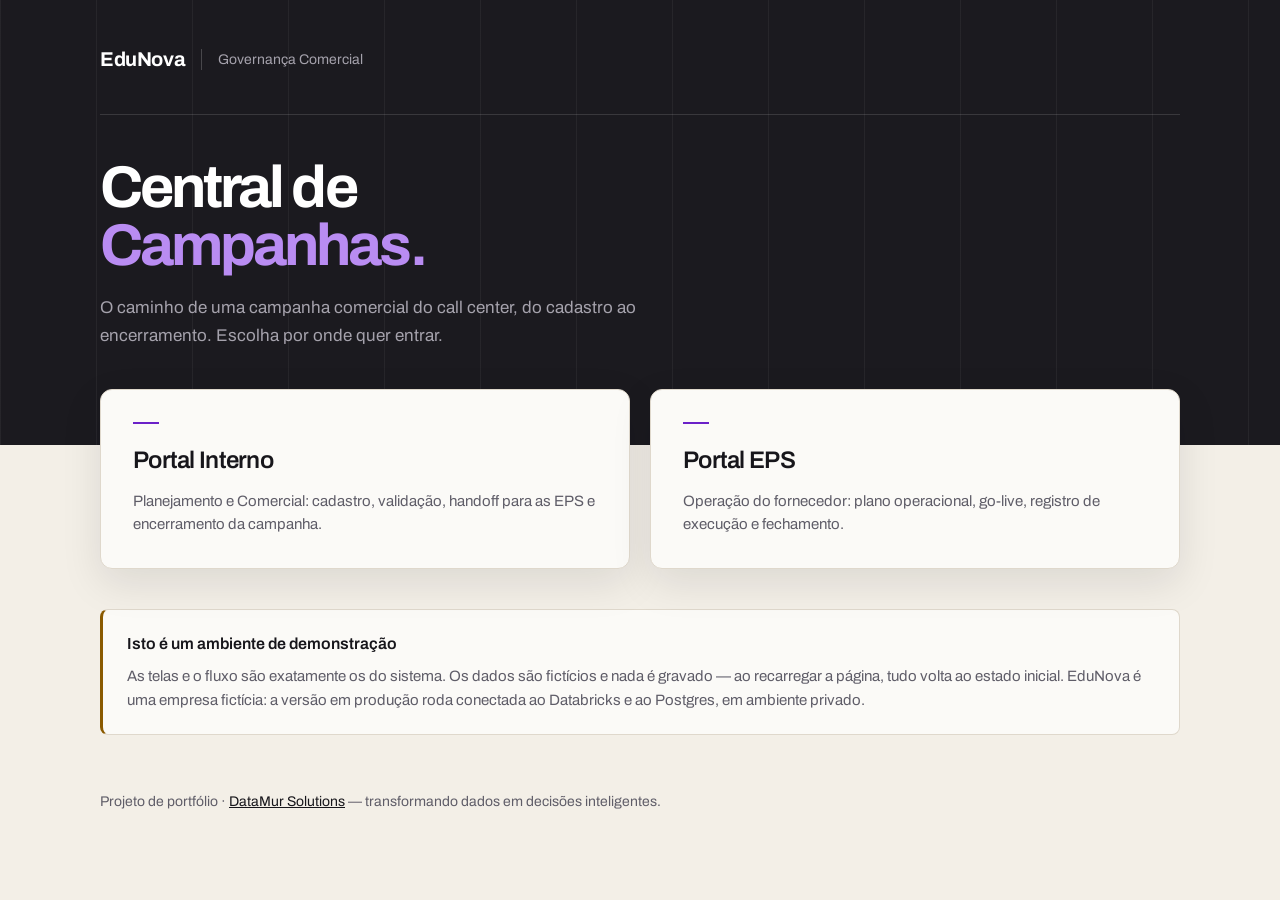
<file: demo/index.html>
<!doctype html>
<html lang="pt-BR">
<head>
<meta charset="utf-8">
<meta name="viewport" content="width=device-width,initial-scale=1">
<title>Central de Campanhas — demonstração</title>
<link rel="icon" type="image/png" href="static/favicon-32.png">
<link rel="stylesheet" href="static/styles.css">
<style>
body{margin:0;background:var(--c-paper)}
.abre{min-height:100vh;display:flex;flex-direction:column}
.topo{padding:44px 0 96px;background:var(--c-shell);color:#fff;position:relative;overflow:hidden}
.topo::before{content:"";position:absolute;inset:0;
  background-image:repeating-linear-gradient(to right,rgba(255,255,255,.05) 0 1px,transparent 1px 96px)}
.faixa{position:relative;width:min(1080px,calc(100% - 48px));margin:0 auto}
.marca{display:flex;align-items:center;gap:16px;padding-bottom:40px;border-bottom:1px solid rgba(255,255,255,.13)}
.marca b{font-size:20px;font-weight:700;letter-spacing:-.02em}
.marca span{padding-left:16px;border-left:1px solid rgba(255,255,255,.2);color:#A5A2AC;font-size:14px}
.topo h1{margin:44px 0 0;max-width:16ch;font-size:clamp(38px,4.6vw,66px);font-weight:700;
  line-height:.98;letter-spacing:-.05em}
.topo h1 em{font-style:normal;color:#B98CF2}
.topo p{max-width:56ch;margin:20px 0 0;color:#A5A2AC;font-size:17px;line-height:1.6}
.cartoes{position:relative;z-index:2;margin-top:-56px;width:min(1080px,calc(100% - 48px));
  margin-left:auto;margin-right:auto;display:grid;grid-template-columns:1fr 1fr;gap:20px}
.porta{display:block;padding:32px;border:1px solid var(--c-rule);border-radius:12px;
  background:var(--c-surface);color:var(--c-ink);text-decoration:none;
  box-shadow:0 14px 40px rgba(23,22,27,.1);transition:background .14s ease}
.porta:hover{background:#F7F3EB}
.porta i{display:block;width:26px;height:2px;margin-bottom:18px;background:var(--c-accent);font-style:normal}
.porta strong{display:block;font-size:24px;font-weight:600;letter-spacing:-.03em}
.porta p{margin:12px 0 0;color:var(--c-ink-2);font-size:15px;line-height:1.55}
.nota{width:min(1080px,calc(100% - 48px));margin:40px auto 56px;padding:22px 24px;
  border:1px solid var(--c-rule);border-left:3px solid #8A5A00;border-radius:8px;background:var(--c-surface)}
.nota strong{display:block;font-size:16px;font-weight:600}
.nota p{margin:8px 0 0;color:var(--c-ink-2);font-size:15px;line-height:1.6}
.credito{width:min(1080px,calc(100% - 48px));margin:0 auto 40px;color:var(--c-ink-2);font-size:14px}
.credito a{color:var(--c-ink)}
@media(max-width:820px){.cartoes{grid-template-columns:1fr}.topo h1{font-size:34px}}
</style>
</head>
<body>
<div class="abre">
 
  <header class="topo">
    <div class="faixa">
      <div class="marca">
        <b>EduNova</b>
        <span>Governança Comercial</span>
      </div>
      <h1>Central de <em>Campanhas.</em></h1>
      <p>
        O caminho de uma campanha comercial do call center, do
        cadastro ao encerramento. Escolha por onde quer entrar.
      </p>
    </div>
  </header>
 
  <div class="cartoes">
    <a class="porta" href="portal-interno.html">
      <i></i>
      <strong>Portal Interno</strong>
      <p>
        Planejamento e Comercial: cadastro, validação, handoff
        para as EPS e encerramento da campanha.
      </p>
    </a>
 
    <a class="porta" href="portal-eps.html">
      <i></i>
      <strong>Portal EPS</strong>
      <p>
        Operação do fornecedor: plano operacional, go-live,
        registro de execução e fechamento.
      </p>
    </a>
  </div>
 
  <div class="nota">
    <strong>Isto é um ambiente de demonstração</strong>
    <p>
      As telas e o fluxo são exatamente os do sistema. Os dados
      são fictícios e nada é gravado — ao recarregar a página,
      tudo volta ao estado inicial. EduNova é uma empresa
      fictícia: a versão em produção roda conectada ao
      Databricks e ao Postgres, em ambiente privado.
    </p>
  </div>

  <p class="credito">
    Projeto de portfólio ·
    <a href="https://github.com/datamur-solutions/central-campanhas">DataMur Solutions</a>
    — transformando dados em decisões inteligentes.
  </p>
 
</div>
</body>
</html>
</file>
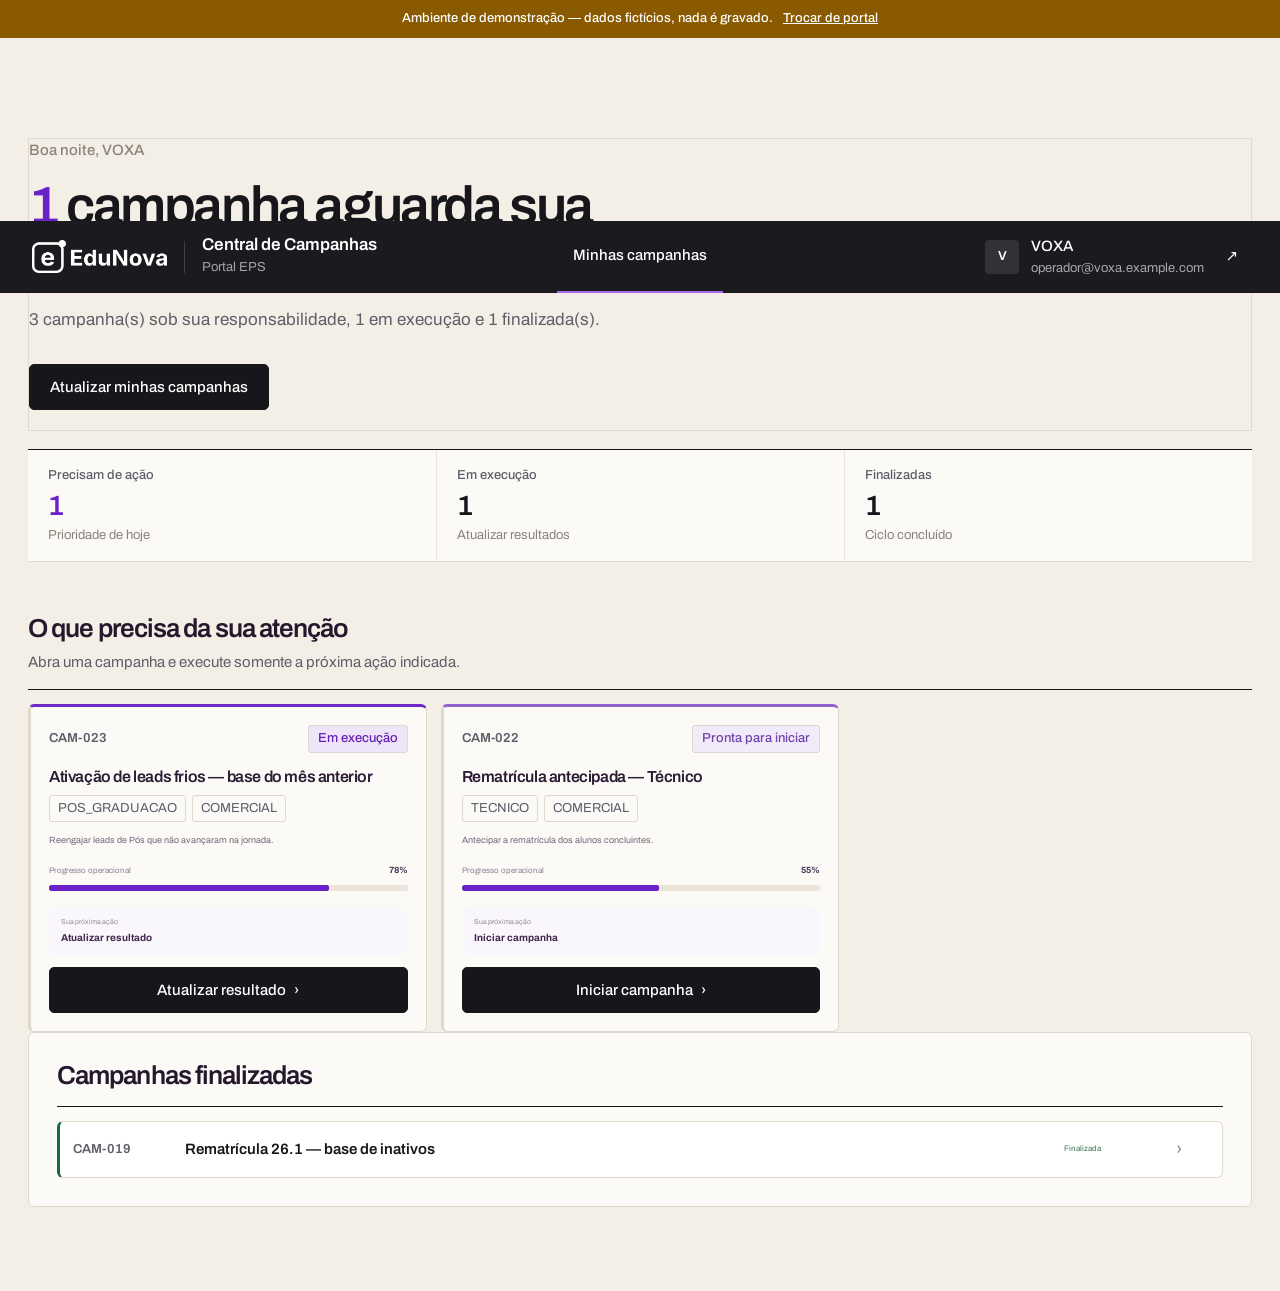
<file: demo/portal-eps.html>
<!doctype html>
<html lang="pt-BR">
<head>
<meta charset="utf-8">
<meta name="viewport" content="width=device-width,initial-scale=1">
<title>Portal EPS — Central de Campanhas (demonstração)</title>
<link rel="icon" type="image/png" href="static/favicon-32.png">
<link rel="stylesheet" href="static/styles.css">
<link rel="stylesheet" href="static/mobile.css">
<link rel="stylesheet" href="static/demo-mobile.css">
<style>
.demo-aviso{
  position:relative; z-index:500;
  display:flex; align-items:center; justify-content:center;
  gap:10px; flex-wrap:wrap;
  padding:9px 16px;
  background:#8A5A00; color:#fff;
  font-size:13px; font-weight:500; text-align:center;
}
.demo-aviso a{color:#fff}
</style>
</head>
<body>
 
<div class="demo-aviso">
  Ambiente de demonstração — dados fictícios, nada é gravado.
  <a href="index.html">Trocar de portal</a>
</div>
 
<div id="app"></div>
 
<script src="static/demo-dados.js"></script>
<script src="static/eps.js"></script>
<script src="static/mobile.js"></script>
</body>
</html>
</file>
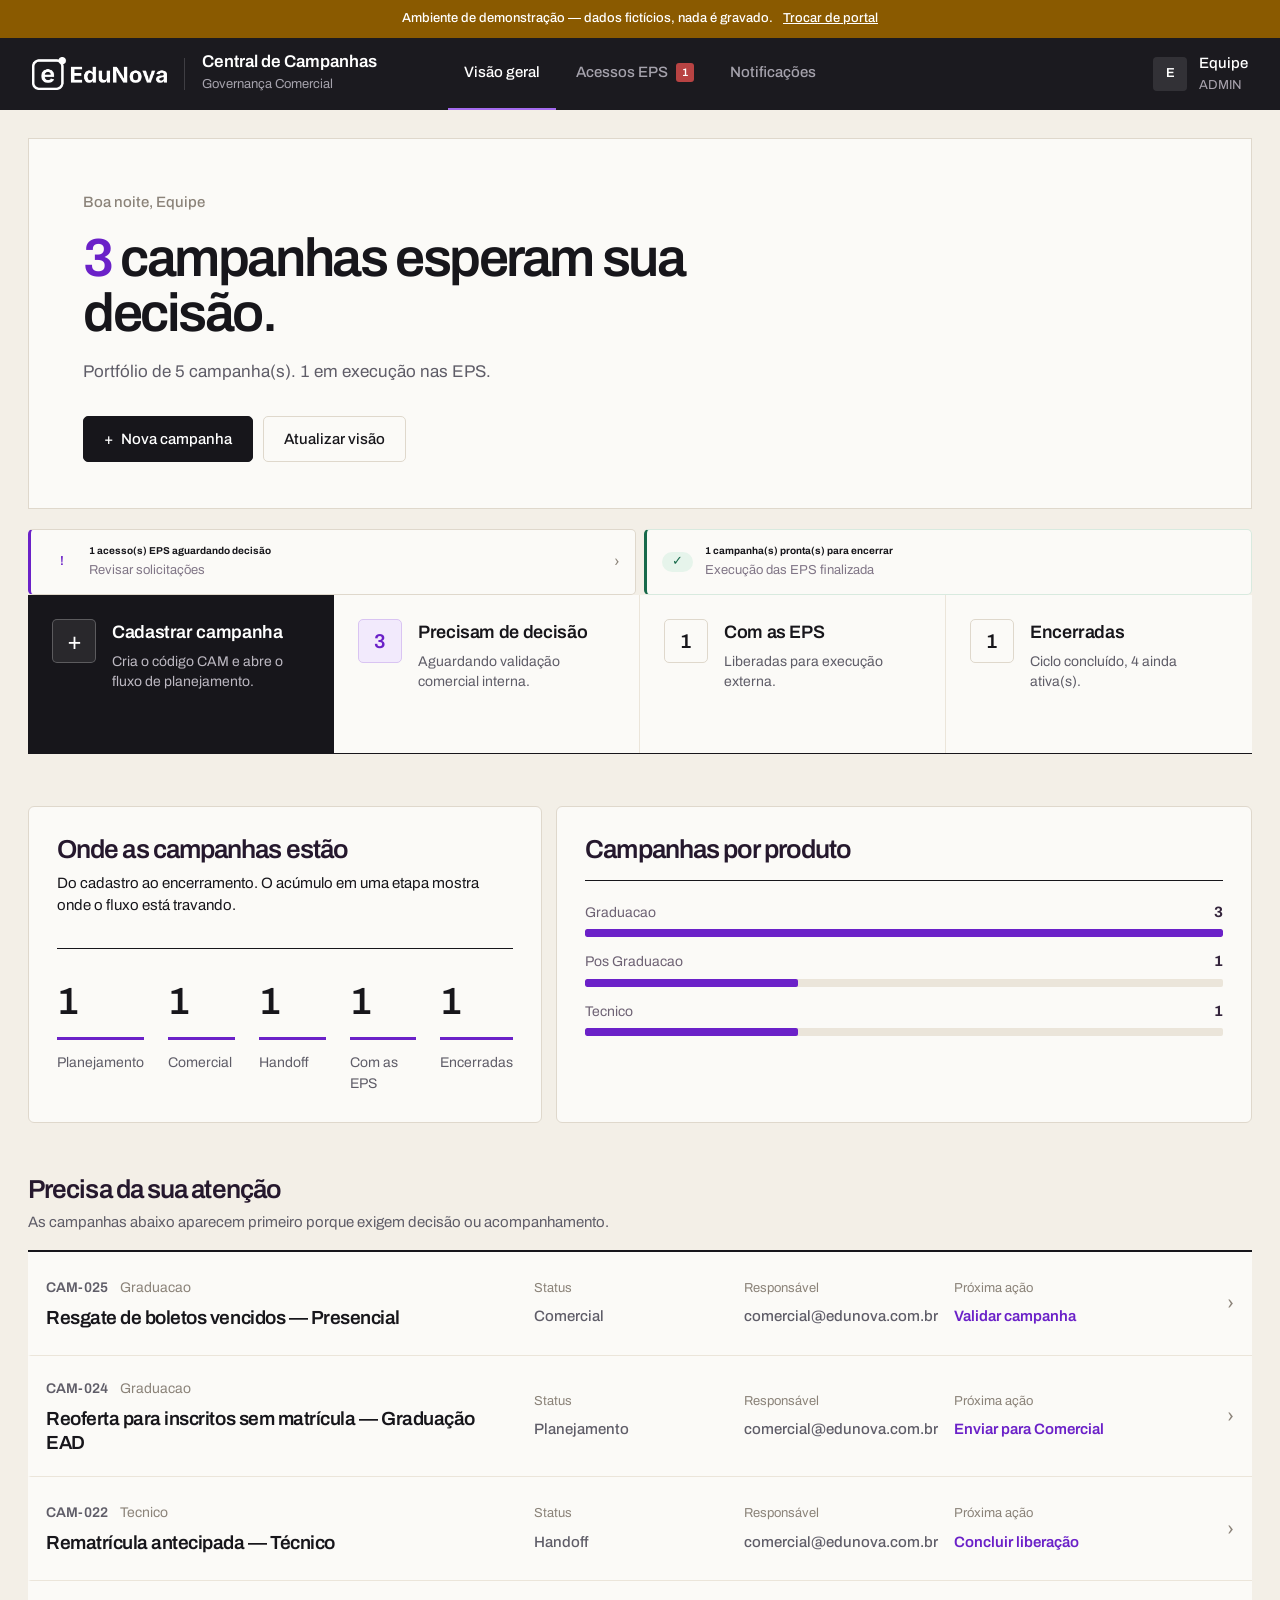
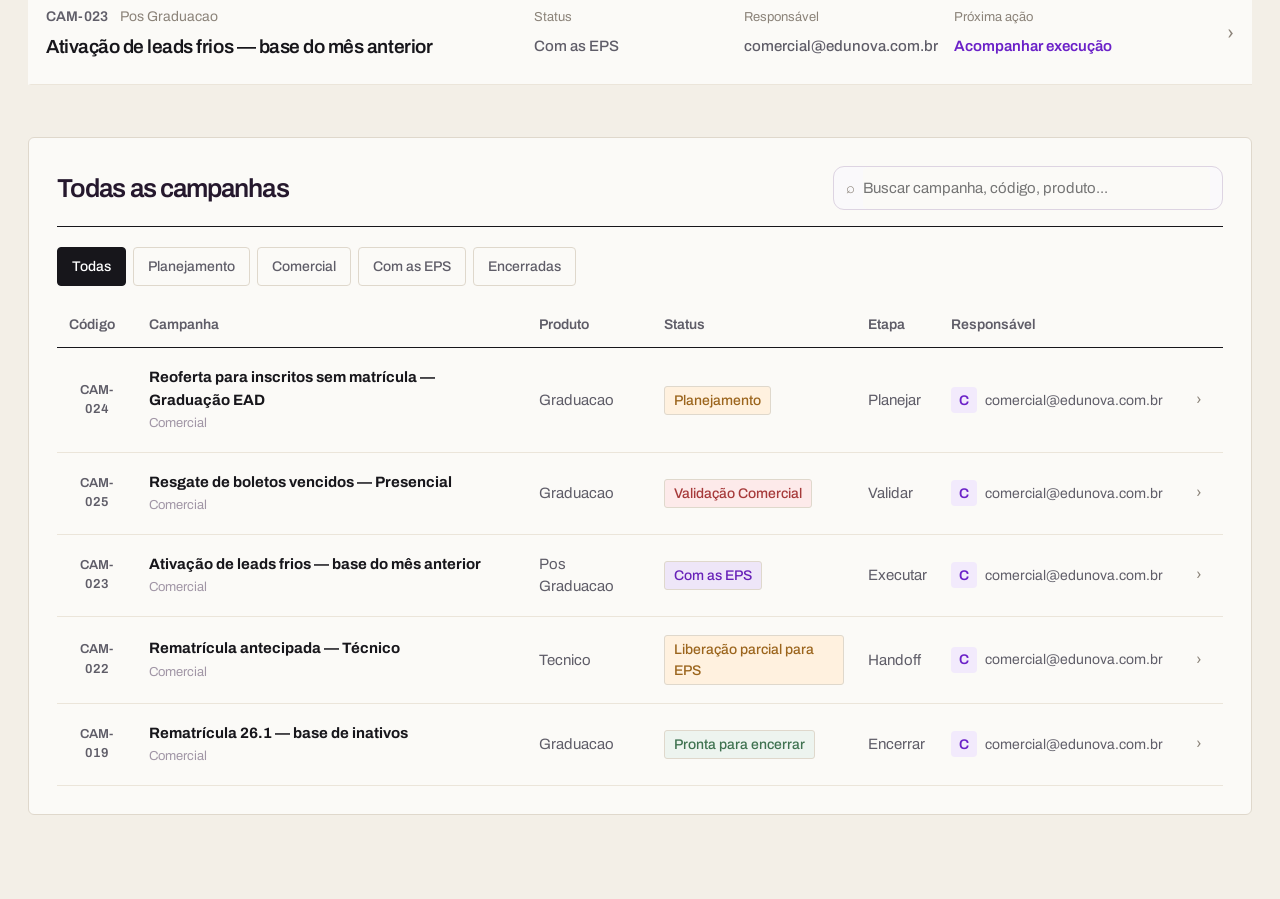
<file: demo/portal-interno.html>
<!doctype html>
<html lang="pt-BR">
<head>
<meta charset="utf-8">
<meta name="viewport" content="width=device-width,initial-scale=1">
<title>Portal Interno — Central de Campanhas (demonstração)</title>
<link rel="icon" type="image/png" href="static/favicon-32.png">
<link rel="stylesheet" href="static/styles.css">
<link rel="stylesheet" href="static/mobile.css">
<link rel="stylesheet" href="static/demo-mobile.css">
<style>
/* Faixa de demonstração: quem abre precisa saber, na hora,
   que os números não são reais. */
.demo-aviso{
  position:relative; z-index:500;
  display:flex; align-items:center; justify-content:center;
  gap:10px; flex-wrap:wrap;
  padding:9px 16px;
  background:#8A5A00; color:#fff;
  font-size:13px; font-weight:500; text-align:center;
}
.demo-aviso a{color:#fff}
</style>
</head>
<body>
 
<div class="demo-aviso">
  Ambiente de demonstração — dados fictícios, nada é gravado.
  <a href="index.html">Trocar de portal</a>
</div>
 
<div id="app"></div>
 
<script src="static/demo-dados.js"></script>
<script src="static/interno.js"></script>
<script src="static/mobile.js"></script>
</body>
</html>
</file>
<file: demo/static/styles.css>
/* ==========================================================
   FONTE — Archivo
   Precisa ficar na PRIMEIRA linha do arquivo: o navegador
   ignora @import declarado depois de qualquer regra.
   Se a rede corporativa bloquear fonts.googleapis.com,
   baixe o .woff2, coloque em /static/ e troque este bloco
   por um @font-face apontando para o arquivo local.
   ========================================================== */
@import url('https://fonts.googleapis.com/css2?family=Archivo:wght@400;500;600;700&display=swap');


*{box-sizing:border-box}
:root{font-family:Segoe UI,Arial,sans-serif;color:#24152e;background:#f6f3f9}
body{margin:0;background:#f6f3f9}
button,input,textarea,select{font:inherit}
button{cursor:pointer}
.hidden{display:none}
.login{min-height:100vh;display:grid;grid-template-columns:1.2fr 420px;gap:60px;align-items:center;padding:8vw;background:radial-gradient(circle at 15% 15%,#7f45ee,#4a148c 35%,#250541 75%,#140020);color:white}
.login-card{background:#fff;color:#26172f;border-radius:24px;padding:34px;box-shadow:0 30px 70px rgba(0,0,0,.3)}
.login h1{font-size:48px;margin:0 0 10px}.login p{color:#d8c9e8}
label{display:block;font-size:12px;font-weight:700;margin:12px 0 6px}
input,textarea,select{width:100%;border:1px solid #ddd5e3;border-radius:10px;padding:11px 12px;background:#fff}
textarea{min-height:90px;resize:vertical}
.btn{border:0;border-radius:10px;padding:11px 14px;background:#6721b8;color:white;font-weight:800}
.btn.secondary{background:white;color:#6721b8;border:1px solid #d6c4e9}
.btn.danger{background:#9a2c40}
.login-card .btn{width:100%;margin-top:16px}
.shell{min-height:100vh;display:flex}
.sidebar{width:250px;position:fixed;inset:0 auto 0 0;background:linear-gradient(180deg,#2a064b,#160122);color:white;padding:24px 18px;display:flex;flex-direction:column}
.brand{display:flex;gap:12px;align-items:center;margin-bottom:30px}.logo{width:42px;height:42px;border-radius:13px;background:white;color:#5d1ba4;display:flex;align-items:center;justify-content:center;font-weight:900}
.brand strong,.brand span{display:block}.brand span{font-size:11px;color:#c7b2d9;margin-top:3px}
.nav button{width:100%;border:0;border-radius:10px;background:rgba(255,255,255,.12);color:white;text-align:left;padding:12px 13px}
.user{margin-top:auto;border-top:1px solid rgba(255,255,255,.13);padding-top:16px;font-size:12px}.user small{display:block;color:#c8b3da;margin-top:4px}
.main{margin-left:250px;width:calc(100% - 250px);padding:38px}
.top{display:flex;justify-content:space-between;gap:20px;align-items:flex-start;margin-bottom:28px}
.eyebrow{font-size:11px;color:#7131c7;font-weight:900;letter-spacing:.14em}h1{margin:6px 0;font-size:34px}h2{margin:0 0 6px}.muted{color:#7b7082}
.badge{display:inline-flex;background:#eee5f7;color:#6421ad;border-radius:999px;padding:8px 12px;font-size:11px;font-weight:800}
.kpis{display:grid;grid-template-columns:repeat(4,1fr);gap:14px;margin-bottom:22px}
.kpi,.panel,.card{background:#fff;border:1px solid #e9e2ee;border-radius:16px}
.kpi{padding:18px}.kpi span{font-size:11px;color:#83768a}.kpi strong{display:block;font-size:28px;margin-top:7px}
.panel{padding:22px;margin-bottom:22px}.cards{display:grid;grid-template-columns:repeat(3,1fr);gap:14px}
.card{padding:18px}.card-top{display:flex;justify-content:space-between;gap:10px}.code{color:#681eb8;font-weight:900;font-size:10px}.status{background:#f0edf3;border-radius:999px;padding:5px 8px;font-size:9px;font-weight:800}.run{background:#eaf8ee;color:#24743e}
.card h3{font-size:16px;min-height:38px}.card p{font-size:12px;color:#766b7d;line-height:1.5}.tags{display:flex;gap:6px;flex-wrap:wrap;margin:10px 0}.tags span{background:#f4f1f7;border-radius:7px;padding:5px 7px;font-size:9px}
.modal{position:fixed;inset:0;background:rgba(20,2,31,.6);padding:35px 20px;overflow:auto;display:flex;justify-content:center;align-items:flex-start;z-index:20}.modal-card{width:min(1050px,100%);background:white;border-radius:20px;padding:24px}.modal-head{display:flex;justify-content:space-between}.close{border:0;background:#f3eef7;width:36px;height:36px;border-radius:10px;font-size:20px}
.tabs{display:flex;gap:8px;flex-wrap:wrap;border-bottom:1px solid #eee8f1;margin:20px 0}.tabs button{border:0;background:transparent;padding:10px 12px;color:#776c7e;font-weight:800}.tabs .active{color:#6721b8;border-bottom:2px solid #6721b8}
.grid2{display:grid;grid-template-columns:1fr 1fr;gap:13px}.full{grid-column:1/-1}.check{display:flex;gap:8px;align-items:center}.check input{width:auto}
.notice{padding:12px 14px;border-radius:10px;background:#f3edf9;color:#5f2d8b;font-size:12px;margin:12px 0}.success{background:#eaf8ee;color:#28733f}.error{background:#fff0f0;color:#a32727}
table{width:100%;border-collapse:collapse;font-size:12px}th,td{padding:11px;border-bottom:1px solid #eee8f1;text-align:left}th{font-size:10px;color:#786d7f;text-transform:uppercase}.toolbar{display:flex;gap:10px;margin-bottom:15px}.toolbar input{max-width:420px}
@media(max-width:1000px){.cards{grid-template-columns:repeat(2,1fr)}.kpis{grid-template-columns:repeat(2,1fr)}}
@media(max-width:760px){.sidebar{display:none}.main{margin-left:0;width:100%;padding:20px}.cards,.kpis,.grid2{grid-template-columns:1fr}.login{grid-template-columns:1fr;padding:28px 18px}.login h1{font-size:36px}}

/* ==========================================================
   IDENTIDADE VISUAL EDUNOVA
========================================================== */
.edunova-logo{
  display:block;
  width:132px;
  max-width:100%;
  height:auto;
  object-fit:contain;
}
.edunova-logo-sidebar{
  width:118px;
  max-width:100%;
  height:auto;
  object-fit:contain;
}
.edunova-logo-login{
  width:220px;
  max-width:80%;
  height:auto;
  object-fit:contain;
  margin-bottom:18px;
}
.sidebar .brand{
  align-items:flex-start;
  flex-direction:column;
  gap:10px;
}

/* ==========================================================
   AJUSTE LOGO EDUNOVA BRANCO
========================================================== */
.edunova-logo-sidebar{
  width:128px !important;
  filter:none !important;
}
.edunova-logo-login{
  width:230px !important;
  filter:none !important;
}

/* ==========================================================
   PORTAL INTERNO V2
========================================================== */

.card p strong{
  color:#3e3048;
}

.table-empty{
  text-align:center;
  padding:28px;
  color:#84788c;
}

.timeline{
  display:grid;
  gap:10px;
}

.timeline-item{
  background:#faf8fc;
  border-left:3px solid #7b39cf;
  border-radius:0 12px 12px 0;
  padding:12px 14px;
}

.timeline-item strong{
  display:block;
  margin-bottom:4px;
}

.timeline-item span{
  font-size:11px;
  color:#807487;
}


/* ==========================================================
   PORTAL INTERNO V3 — CADASTRO COMPLETO
========================================================== */

.cadastro-modal{
  width:min(1180px,100%);
}

.cadastro-section{
  border:1px solid #e9e2ee;
  border-radius:16px;
  padding:18px;
  margin:16px 0;
  background:#fdfcfe;
}

.section-title,
.section-title-row{
  display:flex;
  align-items:center;
  gap:10px;
}

.section-title{
  font-weight:900;
  color:#3c2848;
  margin-bottom:14px;
}

.section-title span{
  width:26px;
  height:26px;
  display:inline-flex;
  align-items:center;
  justify-content:center;
  border-radius:50%;
  background:#6922b8;
  color:white;
  font-size:11px;
}

.section-title-row{
  justify-content:space-between;
  margin-bottom:14px;
}

.section-title-row .section-title{
  margin-bottom:0;
}

.eps-selector{
  display:grid;
  grid-template-columns:repeat(3,1fr);
  gap:10px;
}

.choice-card{
  display:flex;
  align-items:center;
  gap:9px;
  border:1px solid #ddd3e7;
  border-radius:12px;
  padding:13px;
  background:white;
  cursor:pointer;
  margin:0;
}

.choice-card input{
  width:auto;
}

.dynamic-card{
  border:1px solid #ddd3e7;
  border-radius:14px;
  padding:16px;
  background:white;
  margin:12px 0;
}

.dynamic-head{
  display:flex;
  justify-content:space-between;
  gap:12px;
  align-items:center;
  margin-bottom:12px;
}

.dynamic-head-actions{
  display:flex;
  align-items:center;
  gap:12px;
}

.principal-check{
  display:flex;
  align-items:center;
  gap:6px;
  margin:0;
  font-size:11px;
}

.principal-check input{
  width:auto;
}

.mini-remove{
  border:0;
  background:#fff0f0;
  color:#a62a2a;
  padding:7px 9px;
  border-radius:8px;
  font-size:10px;
  font-weight:800;
}

.incentivo-box{
  margin-top:16px;
}

.cadastro-actions{
  position:sticky;
  bottom:-24px;
  display:flex;
  justify-content:flex-end;
  gap:10px;
  padding:16px 0 4px;
  background:linear-gradient(
    180deg,
    rgba(255,255,255,0),
    white 28%
  );
}

@media(max-width:760px){
  .eps-selector{
    grid-template-columns:1fr;
  }

  .section-title-row{
    align-items:flex-start;
    flex-direction:column;
  }

  .cadastro-actions{
    flex-direction:column;
  }

  .cadastro-actions .btn{
    width:100%;
  }
}


/* ==========================================================
   PORTAL INTERNO V4 — CADASTRO SIMPLIFICADO
========================================================== */

.cadastro-simples{
  width:min(1000px,100%);
}

.wizard-progress{
  display:flex;
  align-items:center;
  margin:24px 0 28px;
}

.wizard-step{
  min-width:72px;
  display:flex;
  flex-direction:column;
  align-items:center;
  gap:5px;
  font-size:10px;
  font-weight:800;
  color:#9a90a0;
  text-align:center;
}

.wizard-step span{
  width:30px;
  height:30px;
  display:flex;
  align-items:center;
  justify-content:center;
  border-radius:50%;
  background:#ece7f0;
  color:#817588;
}

.wizard-step.active{
  color:#6621b6;
}

.wizard-step.active span{
  background:#6621b6;
  color:white;
}

.wizard-step.done span{
  background:#e8daf6;
  color:#6320ad;
}

.wizard-line{
  flex:1;
  height:2px;
  background:#e8e1ec;
  margin:0 7px 18px;
}

.wizard-panel{
  border:1px solid #e9e2ee;
  border-radius:17px;
  padding:22px;
  background:#fefeff;
}

.wizard-title{
  display:flex;
  align-items:center;
  gap:10px;
  font-size:18px;
  font-weight:900;
  color:#36233f;
}

.wizard-title span{
  width:28px;
  height:28px;
  display:flex;
  align-items:center;
  justify-content:center;
  border-radius:50%;
  background:#6721b8;
  color:white;
  font-size:11px;
}

.wizard-help{
  margin:8px 0 20px;
  color:#807587;
  font-size:12px;
}

.field-help{
  display:block;
  margin-top:5px;
  color:#918697;
  font-size:10px;
  line-height:1.4;
}

.eps-selector.compact{
  display:grid;
  grid-template-columns:repeat(3,1fr);
  gap:9px;
}

.wizard-actions{
  display:flex;
  align-items:center;
  gap:10px;
  margin-top:18px;
}

.review-grid{
  display:grid;
  grid-template-columns:repeat(2,1fr);
  gap:12px;
  margin:18px 0;
}

.review-card{
  border:1px solid #e7dfec;
  border-radius:13px;
  padding:14px;
  background:white;
}

.review-card span{
  display:block;
  font-size:9px;
  font-weight:850;
  color:#8a7e91;
  text-transform:uppercase;
  letter-spacing:.06em;
}

.review-card strong{
  display:block;
  margin-top:7px;
  color:#3a2844;
  font-size:13px;
}

.review-card p{
  margin:5px 0 0;
  min-height:auto;
  font-size:11px;
}

@media(max-width:760px){
  .wizard-progress{overflow:auto}
  .wizard-line{min-width:20px}
  .review-grid,
  .eps-selector.compact{grid-template-columns:1fr}
}


/* ==========================================================
   V5 — FLUXO VISUAL + SIMPLIFICAÇÃO
========================================================== */

.detail-modal-v5{
  width:min(1120px,100%);
}

.status-hero{
  display:flex;
  align-items:center;
  justify-content:space-between;
  gap:20px;
  margin:22px 0 14px;
  padding:18px 20px;
  border:1px solid #dfd1ec;
  border-radius:16px;
  background:linear-gradient(135deg,#fbf8fe,#f4ecfb);
}

.status-hero h3{
  margin:5px 0 4px;
  font-size:18px;
}

.status-hero p{
  margin:0;
  font-size:12px;
}

.status-hero-btn{
  white-space:nowrap;
}

.flow-track{
  display:flex;
  align-items:center;
  margin:8px 0 22px;
}

.flow-step{
  min-width:82px;
  display:flex;
  flex-direction:column;
  align-items:center;
  gap:6px;
  text-align:center;
  color:#a095a6;
}

.flow-step span{
  width:30px;
  height:30px;
  display:flex;
  align-items:center;
  justify-content:center;
  border-radius:50%;
  background:#ece8ef;
  font-size:11px;
  font-weight:900;
}

.flow-step strong{
  font-size:10px;
}

.flow-step.active{
  color:#6721b8;
}

.flow-step.active span{
  background:#6721b8;
  color:#fff;
  box-shadow:0 0 0 5px rgba(103,33,184,.10);
}

.flow-step.done{
  color:#5f3a78;
}

.flow-step.done span{
  background:#e4d3f5;
  color:#6420ad;
}

.flow-line{
  flex:1;
  height:2px;
  background:#e8e1ec;
  margin:0 4px 18px;
}

.flow-line.done{
  background:#cbb0e6;
}

.action-focus{
  border-left:4px solid #6a24b8;
  background:#faf7fd;
  border-radius:0 12px 12px 0;
  padding:14px 16px;
  margin-bottom:14px;
}

.action-focus h2{
  margin:4px 0;
}

.action-panel{
  display:flex;
  gap:16px;
  align-items:flex-start;
}

.action-number{
  flex:0 0 38px;
  width:38px;
  height:38px;
  display:flex;
  align-items:center;
  justify-content:center;
  border-radius:12px;
  background:#6721b8;
  color:#fff;
  font-size:15px;
  font-weight:900;
}

.action-copy{
  flex:1;
}

.action-copy h2{
  margin-top:2px;
}

.btn-lg{
  padding:13px 18px;
  margin-top:12px;
}

.confirm-card{
  display:flex;
  align-items:flex-start;
  gap:11px;
  padding:14px;
  border:1px solid #dacbe8;
  border-radius:13px;
  background:#fbf8fe;
  margin:14px 0;
  cursor:pointer;
}

.confirm-card input{
  width:auto;
  margin-top:3px;
}

.confirm-card span{
  display:block;
}

.confirm-card strong{
  display:block;
  font-size:12px;
}

.confirm-card small{
  display:block;
  margin-top:4px;
  color:#827688;
  line-height:1.45;
}

.optional-label{
  font-size:9px;
  color:#9b8fa1;
  font-weight:500;
}

.release-selector{
  margin:12px 0 16px;
}

.cadastro-v5{
  width:min(920px,100%);
}

.simple-progress{
  display:flex;
  align-items:center;
  margin:24px 0;
}

.simple-step{
  min-width:95px;
  display:flex;
  flex-direction:column;
  align-items:center;
  gap:6px;
  font-size:10px;
  font-weight:850;
  color:#9c91a2;
}

.simple-step span{
  width:31px;
  height:31px;
  display:flex;
  align-items:center;
  justify-content:center;
  border-radius:50%;
  background:#ece7f0;
}

.simple-step.active{
  color:#6721b8;
}

.simple-step.active span{
  background:#6721b8;
  color:white;
}

.simple-step.done span{
  background:#e3d2f4;
  color:#6721b8;
}

.simple-line{
  flex:1;
  height:2px;
  background:#e7dfeb;
  margin:0 7px 18px;
}

.simple-panel{
  padding:22px;
}

.advanced-details{
  border:1px dashed #d9cbe5;
  border-radius:11px;
  padding:0;
  background:#fbf9fd;
}

.advanced-details summary{
  padding:12px 14px;
  cursor:pointer;
  font-size:11px;
  font-weight:800;
  color:#6d5d76;
}

.advanced-details summary span{
  color:#9b8fa1;
  font-weight:500;
}

.advanced-body{
  padding:0 14px 14px;
}

.review-strip{
  display:flex;
  align-items:center;
  gap:8px;
  flex-wrap:wrap;
  margin-top:18px;
  padding:12px;
  background:#f7f3fa;
  border-radius:10px;
}

.review-strip strong{
  font-size:10px;
}

.review-strip span{
  padding:5px 8px;
  background:white;
  border:1px solid #e5ddea;
  border-radius:999px;
  font-size:9px;
}

.eps-simple-panel{
  max-width:860px;
  margin:0 auto;
}

.eps-status-hero{
  margin-bottom:12px;
}

@media(max-width:760px){
  .status-hero{
    align-items:flex-start;
    flex-direction:column;
  }

  .status-hero-btn{
    width:100%;
  }

  .flow-track{
    overflow-x:auto;
    padding-bottom:6px;
  }

  .flow-step{
    min-width:68px;
  }

  .flow-line{
    min-width:18px;
  }

  .action-panel{
    flex-direction:column;
  }

  .simple-progress{
    overflow-x:auto;
  }

  .simple-step{
    min-width:80px;
  }
}


/* ==========================================================
   V5.1 — FEEDBACK VISUAL DE CARREGAMENTO
========================================================== */

.global-loading-overlay{
  position:fixed;
  inset:0;
  z-index:9999;
  display:flex;
  align-items:center;
  justify-content:center;
  padding:24px;
  background:rgba(24,4,38,.34);
  backdrop-filter:blur(3px);
  opacity:0;
  transition:opacity .18s ease;
}

.global-loading-overlay.hidden{
  display:none;
}

.global-loading-overlay.visible{
  opacity:1;
}

.global-loading-card{
  min-width:290px;
  max-width:430px;
  display:flex;
  align-items:center;
  gap:16px;
  padding:18px 20px;
  border:1px solid rgba(255,255,255,.46);
  border-radius:16px;
  background:rgba(255,255,255,.97);
  box-shadow:0 22px 60px rgba(26,4,40,.22);
}

.global-loading-card strong{
  display:block;
  margin-bottom:4px;
  color:#341943;
  font-size:14px;
}

.global-loading-card span{
  display:block;
  color:#7c6e85;
  font-size:11px;
  line-height:1.45;
}

.global-spinner{
  flex:0 0 34px;
  width:34px;
  height:34px;
  border-radius:50%;
  border:4px solid #eadff3;
  border-top-color:#6b24b9;
  animation:central-spin .75s linear infinite;
}

@keyframes central-spin{
  to{
    transform:rotate(360deg);
  }
}

.btn:disabled{
  opacity:.64;
  cursor:wait;
}

@media(max-width:520px){
  .global-loading-card{
    min-width:0;
    width:100%;
  }
}


/* ==========================================================
   V5.2 — PORTAL EPS SUPER SIMPLIFICADO
========================================================== */

.eps-home-v52{
  max-width:1500px;
}

.eps-list-head{
  display:flex;
  align-items:flex-start;
  justify-content:space-between;
  gap:18px;
  margin-bottom:18px;
}

.eps-list-head p{
  margin:4px 0 0;
}

.eps-cards-v52{
  grid-template-columns:repeat(3,minmax(0,1fr));
}

.eps-card-v52{
  display:flex;
  flex-direction:column;
  min-height:300px;
}

.eps-card-v52 h3{
  min-height:auto;
}

.eps-card-v52 p{
  min-height:auto;
  flex:1;
}

.eps-next-action{
  padding:11px 12px;
  margin:10px 0 12px;
  border-radius:10px;
  background:#f7f2fb;
  border:1px solid #eadff3;
}

.eps-next-action span{
  display:block;
  font-size:9px;
  font-weight:850;
  color:#8e8196;
  text-transform:uppercase;
  letter-spacing:.06em;
}

.eps-next-action strong{
  display:block;
  margin-top:4px;
  font-size:12px;
  color:#6320ad;
}

.eps-task-modal{
  width:min(1080px,100%);
}

.eps-simple-flow{
  display:flex;
  align-items:center;
  margin:22px 0 24px;
}

.eps-simple-flow-step{
  min-width:78px;
  display:flex;
  flex-direction:column;
  align-items:center;
  gap:6px;
  color:#9a8fa0;
  font-size:10px;
  text-align:center;
}

.eps-simple-flow-step span{
  width:29px;
  height:29px;
  display:flex;
  align-items:center;
  justify-content:center;
  border-radius:50%;
  background:#ece7f0;
  font-size:10px;
  font-weight:900;
}

.eps-simple-flow-step.active{
  color:#6721b8;
}

.eps-simple-flow-step.active span{
  background:#6721b8;
  color:white;
  box-shadow:0 0 0 5px rgba(103,33,184,.09);
}

.eps-simple-flow-step.done{
  color:#674777;
}

.eps-simple-flow-step.done span{
  background:#e4d4f2;
  color:#6721b8;
}

.eps-simple-flow-line{
  flex:1;
  height:2px;
  margin:0 5px 18px;
  background:#e8e1ec;
}

.eps-simple-flow-line.done{
  background:#cbb0e6;
}

.eps-task-layout{
  display:grid;
  grid-template-columns:minmax(0,1.7fr) minmax(260px,.7fr);
  gap:20px;
  align-items:start;
}

.eps-task-main{
  min-width:0;
}

.eps-campaign-summary{
  position:sticky;
  top:12px;
  border:1px solid #e8e0ed;
  border-radius:16px;
  padding:18px;
  background:#faf8fc;
}

.eps-campaign-summary h3{
  margin:5px 0 18px;
  font-size:16px;
}

.eps-summary-item{
  padding:11px 0;
  border-bottom:1px solid #e8e1ec;
}

.eps-summary-item:last-of-type{
  border-bottom:0;
}

.eps-summary-item span,
.eps-more-body span{
  display:block;
  font-size:9px;
  font-weight:850;
  color:#8c8092;
  text-transform:uppercase;
  letter-spacing:.05em;
}

.eps-summary-item p{
  margin:5px 0 0;
  font-size:11px;
  line-height:1.5;
  color:#5e5365;
}

.eps-summary-item strong{
  display:block;
  margin-top:5px;
  font-size:12px;
}

.eps-more-details{
  margin-top:12px;
}

.eps-more-details summary{
  cursor:pointer;
  font-size:10px;
  font-weight:800;
  color:#6721b8;
}

.eps-more-body{
  padding-top:12px;
}

.eps-more-body p{
  margin:5px 0 12px;
  font-size:11px;
  line-height:1.45;
}

.eps-action-card{
  display:flex;
  gap:16px;
  border:1px solid #e4d9eb;
  border-radius:18px;
  padding:22px;
  background:white;
  box-shadow:0 12px 34px rgba(48,13,70,.05);
}

.eps-action-number{
  flex:0 0 42px;
  width:42px;
  height:42px;
  display:flex;
  align-items:center;
  justify-content:center;
  border-radius:13px;
  background:#6721b8;
  color:white;
  font-weight:900;
  font-size:15px;
}

.eps-action-number.final{
  background:#77344a;
}

.eps-action-content{
  flex:1;
  min-width:0;
}

.eps-action-content h2{
  margin:5px 0 7px;
  font-size:24px;
}

.eps-action-intro{
  margin:0 0 20px;
  color:#776b7e;
  font-size:12px;
  line-height:1.5;
}

.eps-form-v52{
  max-width:720px;
}

.eps-main-confirm{
  margin-top:4px;
  background:#f7f1fc;
  border-color:#d7c5e8;
}

.eps-readiness-placeholder{
  padding:16px;
  margin:16px 0;
  border-radius:12px;
  background:#f7f3fa;
  border:1px solid #e6ddec;
  color:#716478;
  font-size:12px;
}

.eps-operational-details{
  margin-top:5px;
}

.eps-close-link{
  display:flex;
  align-items:center;
  justify-content:space-between;
  gap:12px;
  margin-top:22px;
  padding-top:16px;
  border-top:1px solid #eee8f1;
}

.eps-close-link span{
  font-size:11px;
  color:#7f7386;
}

.eps-back-link{
  border:0;
  padding:0;
  margin-bottom:12px;
  background:transparent;
  color:#6721b8;
  font-size:11px;
  font-weight:800;
}

.eps-finished-card{
  padding:40px 24px;
  text-align:center;
  border:1px solid #d8eadf;
  border-radius:18px;
  background:#f7fcf8;
}

.eps-finished-icon{
  width:58px;
  height:58px;
  display:flex;
  align-items:center;
  justify-content:center;
  margin:0 auto 14px;
  border-radius:50%;
  background:#dff2e4;
  color:#287642;
  font-size:24px;
  font-weight:900;
}

.eps-finished-card h2{
  margin:6px 0;
}

.eps-finished-card p{
  margin:0 auto 18px;
  max-width:430px;
  color:#66736a;
  font-size:12px;
}

@media(max-width:1100px){
  .eps-cards-v52{
    grid-template-columns:repeat(2,minmax(0,1fr));
  }

  .eps-task-layout{
    grid-template-columns:1fr;
  }

  .eps-campaign-summary{
    position:static;
  }
}

@media(max-width:760px){
  .eps-cards-v52{
    grid-template-columns:1fr;
  }

  .eps-list-head,
  .eps-close-link{
    align-items:stretch;
    flex-direction:column;
  }

  .eps-simple-flow{
    overflow-x:auto;
    padding-bottom:5px;
  }

  .eps-simple-flow-step{
    min-width:68px;
  }

  .eps-simple-flow-line{
    min-width:18px;
  }

  .eps-action-card{
    flex-direction:column;
  }

  .eps-action-content h2{
    font-size:21px;
  }
}


/* ==========================================================
   V5.2.1 — CARREGANDO
========================================================== */

.site-loading{
  position:fixed;
  inset:0;
  z-index:99999;
  display:flex;
  align-items:center;
  justify-content:center;
  padding:24px;
  background:rgba(24,4,38,.36);
  backdrop-filter:blur(3px);
  opacity:0;
  transition:opacity .18s ease;
}

.site-loading.hidden{
  display:none;
}

.site-loading.visible{
  opacity:1;
}

.site-loading-card{
  display:flex;
  align-items:center;
  gap:15px;
  min-width:300px;
  max-width:420px;
  padding:18px 20px;
  border-radius:16px;
  background:rgba(255,255,255,.98);
  border:1px solid rgba(255,255,255,.55);
  box-shadow:0 24px 60px rgba(25,4,39,.24);
}

.site-loading-card strong{
  display:block;
  color:#351845;
  font-size:14px;
}

.site-loading-card span{
  display:block;
  margin-top:4px;
  color:#7c6e84;
  font-size:11px;
  line-height:1.45;
}

.site-spinner{
  flex:0 0 36px;
  width:36px;
  height:36px;
  border-radius:50%;
  border:4px solid #eadff3;
  border-top-color:#6721b8;
  animation:siteSpin .72s linear infinite;
}

@keyframes siteSpin{
  to{
    transform:rotate(360deg);
  }
}

@media(max-width:520px){
  .site-loading-card{
    width:100%;
    min-width:0;
  }
}


/* ==========================================================
   V6 — GOVERNANÇA INTERNA
========================================================== */

.v6-nav{
  display:grid;
  gap:7px;
}

.v6-nav button{
  position:relative;
}

.nav-count{
  float:right;
  min-width:20px;
  height:20px;
  display:inline-flex;
  align-items:center;
  justify-content:center;
  padding:0 5px;
  border-radius:999px;
  background:#fff;
  color:#6721b8;
  font-size:9px;
  font-weight:900;
}

.v6-alerts{
  display:grid;
  grid-template-columns:repeat(2,minmax(0,1fr));
  gap:12px;
  margin-bottom:18px;
}

.v6-alert-card{
  width:100%;
  display:flex;
  align-items:center;
  gap:12px;
  padding:14px 16px;
  border:1px solid #e1d3ec;
  border-radius:14px;
  background:#fbf7fe;
  color:#3d2947;
  text-align:left;
}

button.v6-alert-card{
  cursor:pointer;
}

.v6-alert-card.closure{
  background:#f5fbf7;
  border-color:#d8eadf;
}

.v6-alert-icon{
  flex:0 0 34px;
  width:34px;
  height:34px;
  display:flex;
  align-items:center;
  justify-content:center;
  border-radius:11px;
  background:#6721b8;
  color:white;
  font-weight:900;
}

.v6-alert-card.closure .v6-alert-icon{
  background:#317a49;
}

.v6-alert-card strong,
.v6-alert-card small{
  display:block;
}

.v6-alert-card strong{
  font-size:12px;
}

.v6-alert-card small{
  margin-top:4px;
  color:#827488;
  font-size:10px;
}

.access-grid{
  display:grid;
  grid-template-columns:repeat(3,minmax(0,1fr));
  gap:14px;
}

.access-card{
  border:1px solid #e6deea;
  border-radius:15px;
  padding:17px;
  background:white;
}

.access-card h3{
  margin:14px 0 4px;
  font-size:15px;
}

.access-email{
  margin:0 0 12px;
  color:#685d6f;
  font-size:11px;
  word-break:break-word;
}

.access-meta{
  display:grid;
  gap:5px;
  padding:10px;
  border-radius:10px;
  background:#f8f5fa;
}

.access-meta span{
  font-size:9px;
  color:#807486;
}

.access-actions{
  display:flex;
  gap:8px;
  margin-top:13px;
}

.access-actions .btn{
  flex:1;
}

.empty-state{
  padding:42px 24px;
  text-align:center;
}

.empty-icon{
  width:54px;
  height:54px;
  display:flex;
  align-items:center;
  justify-content:center;
  margin:0 auto 13px;
  border-radius:50%;
  background:#e8f5ec;
  color:#2d7946;
  font-size:22px;
  font-weight:900;
}

.empty-state h2{
  margin:0 0 6px;
}

.empty-state p{
  margin:0;
  font-size:12px;
}

.closure-panel{
  border-color:#d5e6dc;
  background:#fbfefc;
}

@media(max-width:1100px){
  .access-grid{
    grid-template-columns:repeat(2,minmax(0,1fr));
  }
}

@media(max-width:760px){
  .v6-alerts,
  .access-grid{
    grid-template-columns:1fr;
  }

  .access-actions{
    flex-direction:column;
  }
}


/* ==========================================================
   V7 — CENTRAL DE NOTIFICAÇÕES
========================================================== */

.provider-ok{
  background:#e8f7ed;
  color:#2b7444;
}

.provider-off{
  background:#fff2df;
  color:#9a5b16;
}

.notification-toolbar{
  display:flex;
  align-items:flex-start;
  justify-content:space-between;
  gap:16px;
  margin-bottom:18px;
}

.notification-toolbar p{
  margin:4px 0 0;
}

.notification-actions{
  display:flex;
  gap:9px;
}

.notification-list{
  display:grid;
  gap:10px;
}

.notification-card{
  display:grid;
  grid-template-columns:110px minmax(0,1fr);
  gap:16px;
  padding:16px;
  border:1px solid #e6deea;
  border-radius:14px;
  background:white;
}

.notification-status-col{
  display:flex;
  flex-direction:column;
  gap:7px;
  align-items:flex-start;
}

.notification-status-col small{
  color:#918697;
  font-size:9px;
}

.notification-status{
  display:inline-flex;
  align-items:center;
  justify-content:center;
  min-width:74px;
  padding:6px 9px;
  border-radius:999px;
  font-size:9px;
  font-weight:900;
}

.notification-status.pending{
  background:#f0e9f7;
  color:#6621b6;
}

.notification-status.sent{
  background:#e7f6ec;
  color:#2c7344;
}

.notification-status.error{
  background:#fff0f0;
  color:#a32b2b;
}

.notification-content{
  min-width:0;
}

.notification-head{
  display:flex;
  justify-content:space-between;
  gap:14px;
}

.notification-head h3{
  margin:5px 0;
  min-height:auto;
  font-size:14px;
}

.notification-date{
  color:#998d9e;
  font-size:9px;
  white-space:nowrap;
}

.notification-content > p{
  margin:7px 0 10px;
  min-height:auto;
  color:#706576;
  font-size:11px;
  line-height:1.45;
}

.notification-meta{
  display:grid;
  gap:4px;
  padding:10px 12px;
  border-radius:10px;
  background:#f8f5fa;
}

.notification-meta span{
  color:#716678;
  font-size:9px;
  word-break:break-word;
}

.notification-error-text{
  color:#9d2929 !important;
}

@media(max-width:760px){
  .notification-toolbar{
    flex-direction:column;
  }

  .notification-actions{
    width:100%;
    flex-direction:column;
  }

  .notification-actions .btn{
    width:100%;
  }

  .notification-card{
    grid-template-columns:1fr;
  }

  .notification-head{
    flex-direction:column;
  }
}


/* ==========================================================
   V7.2 — SEGURANÇA DE DISPARO
========================================================== */

.notification-safety-panel{
  border-color:#ded0e8;
  background:linear-gradient(135deg,#ffffff,#fbf8fe);
}

.notification-safety-head{
  display:flex;
  justify-content:space-between;
  gap:18px;
  align-items:flex-start;
  margin-bottom:18px;
}

.notification-safety-head h2{
  margin:5px 0 4px;
}

.notification-safety-head p{
  margin:0;
}

.safe-shield{
  flex:0 0 44px;
  width:44px;
  height:44px;
  display:flex;
  align-items:center;
  justify-content:center;
  border-radius:14px;
  background:#e8f5ec;
  color:#287642;
  font-size:19px;
  font-weight:900;
}

.safe-actions-grid{
  display:grid;
  grid-template-columns:repeat(3,minmax(0,1fr));
  gap:12px;
}

.safe-action-card{
  display:flex;
  flex-direction:column;
  align-items:flex-start;
  min-height:190px;
  padding:16px;
  border:1px solid #e5dce9;
  border-radius:14px;
  background:#fff;
}

.safe-action-card.real{
  border-color:#d1b7e8;
  background:#fcf9fe;
}

.safe-action-card.retry{
  border-color:#ecd8bf;
  background:#fffaf4;
}

.safe-action-step{
  width:29px;
  height:29px;
  display:flex;
  align-items:center;
  justify-content:center;
  border-radius:9px;
  background:#eee5f6;
  color:#6721b8;
  font-size:11px;
  font-weight:900;
}

.safe-action-card.retry .safe-action-step{
  background:#fff0dc;
  color:#9a5b16;
}

.safe-action-card h3{
  margin:13px 0 6px;
  min-height:auto;
  font-size:14px;
}

.safe-action-card p{
  flex:1;
  min-height:auto;
  margin:0 0 14px;
  color:#756a7b;
  font-size:10px;
  line-height:1.5;
}

.safe-action-card .btn{
  width:100%;
}

.notification-confirm-modal{
  width:min(650px,100%);
}

.send-warning{
  display:flex;
  gap:13px;
  align-items:flex-start;
  margin:18px 0;
  padding:15px;
  border:1px solid #efd5b8;
  border-radius:13px;
  background:#fff9f2;
}

.send-warning-icon{
  flex:0 0 34px;
  width:34px;
  height:34px;
  display:flex;
  align-items:center;
  justify-content:center;
  border-radius:10px;
  background:#f6dfc5;
  color:#9b5b18;
  font-weight:900;
}

.send-warning strong{
  display:block;
  font-size:12px;
}

.send-warning p{
  margin:5px 0 0;
  color:#796b61;
  font-size:10px;
  line-height:1.5;
}

.send-summary{
  display:grid;
  grid-template-columns:repeat(3,minmax(0,1fr));
  gap:9px;
  margin:16px 0;
}

.send-summary div{
  padding:12px;
  border-radius:11px;
  background:#f8f5fa;
}

.send-summary span,
.send-summary strong{
  display:block;
}

.send-summary span{
  color:#8b7f91;
  font-size:9px;
}

.send-summary strong{
  margin-top:4px;
  color:#382342;
  font-size:12px;
}

@media(max-width:850px){
  .safe-actions-grid,
  .send-summary{
    grid-template-columns:1fr;
  }
}


/* V7.2.3 — ARQUIVAMENTO SEGURO */
.safe-card-actions{width:100%;display:grid;grid-template-columns:1fr 1fr;gap:7px}
.archive-btn{border:1px solid #d5c8df;background:#f6f1f9;color:#5b4268}
.archive-btn:hover{background:#eee5f4}
.archived-summary{margin-top:14px;padding:9px 11px;border-radius:9px;background:#f7f4f9;color:#766a7d;font-size:10px}
.notification-status.archived{background:#eeeaf0;color:#675b6d}
.archive-warning{display:flex;gap:13px;align-items:flex-start;margin:18px 0;padding:15px;border:1px solid #d7e7dc;border-radius:13px;background:#f7fcf8}
.archive-warning-icon{flex:0 0 34px;width:34px;height:34px;display:flex;align-items:center;justify-content:center;border-radius:10px;background:#dff1e4;color:#287642;font-weight:900}
.archive-warning strong{display:block;font-size:12px}
.archive-warning p{margin:5px 0 0;color:#657269;font-size:10px;line-height:1.5}
@media(max-width:760px){.safe-card-actions{grid-template-columns:1fr}}


/* ==========================================================
   V8 — ENVIO AUTOMÁTICO
========================================================== */

.notification-top-badges{
  display:flex;
  flex-wrap:wrap;
  justify-content:flex-end;
  gap:7px;
}

.automation-on{
  background:#e5f6ea;
  color:#246b3c;
}

.automation-off{
  background:#fff0dc;
  color:#945817;
}

.v8-automation-panel{
  border-color:#dacbe6;
  background:linear-gradient(135deg,#ffffff,#faf6fd);
}

.v8-auto-icon{
  flex:0 0 46px;
  width:46px;
  height:46px;
  display:flex;
  align-items:center;
  justify-content:center;
  border-radius:15px;
  background:#eee8f3;
  color:#715d7b;
  font-size:20px;
}

.v8-auto-icon.active{
  background:#e4f6e9;
  color:#277342;
}

.v8-auto-grid{
  display:grid;
  grid-template-columns:repeat(4,minmax(0,1fr));
  gap:10px;
}

.v8-auto-card{
  padding:14px;
  border:1px solid #e7dfea;
  border-radius:12px;
  background:#fff;
}

.v8-auto-card span,
.v8-auto-card strong,
.v8-auto-card small{
  display:block;
}

.v8-auto-card span{
  color:#8c8092;
  font-size:8px;
  font-weight:800;
  letter-spacing:.7px;
}

.v8-auto-card strong{
  margin-top:6px;
  color:#34203e;
  font-size:13px;
}

.v8-auto-card small{
  margin-top:6px;
  color:#7b6f81;
  font-size:9px;
  line-height:1.45;
}

.v8-test-row{
  display:flex;
  align-items:center;
  justify-content:space-between;
  gap:16px;
  margin-top:14px;
  padding:14px;
  border-radius:12px;
  background:#f7f3fa;
}

.v8-test-row strong,
.v8-test-row small{
  display:block;
}

.v8-test-row strong{
  color:#3b2844;
  font-size:11px;
}

.v8-test-row small{
  margin-top:3px;
  color:#7b7080;
  font-size:9px;
}

.notification-status.processing{
  background:#e8f0fb;
  color:#365f99;
}

@media(max-width:1000px){
  .v8-auto-grid{
    grid-template-columns:repeat(2,minmax(0,1fr));
  }
}

@media(max-width:760px){
  .notification-top-badges{
    justify-content:flex-start;
  }

  .v8-auto-grid{
    grid-template-columns:1fr;
  }

  .v8-test-row{
    align-items:stretch;
    flex-direction:column;
  }
}


/* ==========================================================
   V9 — CENTRAL DE CAMPANHAS
   IDENTIDADE EXECUTIVA EDUNOVA
========================================================== */

:root{
  --v9-ink:#211729;
  --v9-soft-ink:#605468;
  --v9-purple:#7028c9;
  --v9-purple-deep:#2b0346;
  --v9-lilac:#b58ae9;
  --v9-bg:#f5f3f7;
  --v9-card:#ffffff;
  --v9-line:#e7e1ea;
  --v9-green:#2f9660;
  --v9-amber:#e59d37;
  --v9-red:#c94a4a;
  --v9-top:#282a30;
  --v9-shadow:0 10px 30px rgba(45,25,55,.055);
}

body{
  background:var(--v9-bg);
  color:var(--v9-ink);
  font-family:
    "Aptos",
    "Segoe UI Variable",
    "Segoe UI",
    system-ui,
    sans-serif;
  letter-spacing:-.01em;
}

h1,
h2,
h3,
.v9-pulse-number,
.v9-metric-card strong{
  font-family:
    "Aptos Display",
    "Segoe UI Variable Display",
    "Segoe UI",
    system-ui,
    sans-serif;
  letter-spacing:-.035em;
}

.v9-app-shell{
  min-height:100vh;
  background:
    radial-gradient(circle at 85% 5%,rgba(123,53,212,.06),transparent 22%),
    var(--v9-bg);
}

.v9-topbar{
  position:sticky;
  top:0;
  z-index:80;
  height:76px;
  display:grid;
  grid-template-columns:minmax(300px,1fr) auto minmax(260px,1fr);
  align-items:center;
  gap:24px;
  padding:0 28px;
  background:var(--v9-top);
  border-bottom:1px solid rgba(255,255,255,.08);
  box-shadow:0 4px 20px rgba(17,12,20,.12);
}

.v9-brand-block{
  min-width:0;
  display:flex;
  align-items:center;
  gap:17px;
}

.v9-logo{
  width:116px;
  max-height:46px;
  object-fit:contain;
  object-position:left center;
  filter:brightness(0) invert(1);
}

.v9-brand-divider{
  width:1px;
  height:34px;
  background:rgba(255,255,255,.18);
}

.v9-product-name{
  min-width:0;
}

.v9-product-name strong,
.v9-product-name span{
  display:block;
}

.v9-product-name strong{
  color:#fff;
  font-size:14px;
  line-height:1.1;
}

.v9-product-name span{
  margin-top:4px;
  color:#bdb9c2;
  font-size:9px;
  letter-spacing:.06em;
}

.v9-topnav{
  display:flex;
  align-items:center;
  gap:4px;
  height:100%;
}

.v9-topnav button{
  position:relative;
  height:100%;
  display:flex;
  align-items:center;
  gap:8px;
  padding:0 16px;
  border:0;
  border-bottom:3px solid transparent;
  background:transparent;
  color:#d7d4da;
  font:inherit;
  font-size:11px;
  font-weight:650;
  cursor:pointer;
  transition:.18s ease;
}

.v9-topnav button:hover{
  color:#fff;
  background:rgba(255,255,255,.035);
}

.v9-topnav button.active{
  color:#fff;
  border-bottom-color:#9b53e8;
}

.v9-nav-icon{
  opacity:.9;
  font-size:14px;
}

.v9-nav-count{
  min-width:20px;
  height:20px;
  display:inline-flex;
  align-items:center;
  justify-content:center;
  padding:0 6px;
  border-radius:999px;
  background:#e45c5c;
  color:#fff;
  font-size:8px;
  font-weight:800;
}

.v9-user-block{
  justify-self:end;
  display:flex;
  align-items:center;
  gap:10px;
  min-width:0;
}

.v9-user-block > div:nth-child(2){
  min-width:0;
}

.v9-user-block strong,
.v9-user-block span{
  display:block;
}

.v9-user-block strong{
  color:#fff;
  font-size:11px;
}

.v9-user-block span{
  max-width:190px;
  margin-top:2px;
  overflow:hidden;
  color:#aaa4af;
  font-size:8px;
  text-overflow:ellipsis;
  white-space:nowrap;
}

.v9-user-avatar{
  width:36px;
  height:36px;
  display:flex;
  align-items:center;
  justify-content:center;
  border-radius:50%;
  background:#1e2025;
  border:1px solid rgba(255,255,255,.08);
  color:#fff;
  font-size:11px;
  font-weight:800;
}

.v9-logout{
  width:30px;
  height:30px;
  display:flex;
  align-items:center;
  justify-content:center;
  border:0;
  border-radius:9px;
  background:rgba(255,255,255,.06);
  color:#fff;
  cursor:pointer;
}

.v9-main{
  width:min(1480px,calc(100% - 48px));
  margin:0 auto;
  padding:28px 0 52px;
}

.v9-contained-page{
  padding-top:4px;
}

.v9-contained-page .main{
  padding:0;
}

.v9-hero{
  position:relative;
  min-height:272px;
  display:grid;
  grid-template-columns:minmax(0,1.55fr) minmax(260px,.55fr);
  align-items:center;
  gap:32px;
  overflow:hidden;
  padding:38px 42px;
  border-radius:24px;
  background:
    linear-gradient(120deg,#2b0346 0%,#4b0d79 57%,#7028c9 100%);
  box-shadow:0 20px 50px rgba(61,21,91,.16);
}

.v9-hero-copy{
  position:relative;
  z-index:2;
  max-width:780px;
}

.v9-hero-kicker{
  display:inline-block;
  margin-bottom:12px;
  color:#d7b7f3;
  font-size:9px;
  font-weight:800;
  letter-spacing:.18em;
  text-transform:uppercase;
}

.v9-hero h1{
  margin:0;
  color:#fff;
  font-size:38px;
  line-height:1.05;
  font-weight:450;
}

.v9-hero h1 strong{
  font-weight:750;
}

.v9-hero p{
  max-width:720px;
  margin:14px 0 0;
  color:#ded1e8;
  font-size:14px;
  line-height:1.55;
}

.v9-hero p strong{
  color:#fff;
}

.v9-hero-actions{
  display:flex;
  flex-wrap:wrap;
  gap:10px;
  margin-top:24px;
}

.v9-primary-action,
.v9-ghost-action{
  min-height:42px;
  display:inline-flex;
  align-items:center;
  justify-content:center;
  gap:8px;
  padding:0 17px;
  border-radius:11px;
  font:inherit;
  font-size:10px;
  font-weight:750;
  cursor:pointer;
  transition:.18s ease;
}

.v9-primary-action{
  border:1px solid transparent;
  background:#fff;
  color:#53129a;
  box-shadow:0 7px 18px rgba(0,0,0,.08);
}

.v9-primary-action:hover{
  transform:translateY(-1px);
  box-shadow:0 10px 22px rgba(0,0,0,.12);
}

.v9-ghost-action{
  border:1px solid rgba(255,255,255,.25);
  background:rgba(255,255,255,.07);
  color:#fff;
}

.v9-hero .v9-primary-action{
  background:#fff;
  color:#4b0d79;
}

.v9-orbit{
  position:absolute;
  border-radius:50%;
  border:1px solid rgba(255,255,255,.13);
}

.orbit-a{
  width:320px;
  height:320px;
  right:-90px;
  top:-130px;
}

.orbit-b{
  width:210px;
  height:210px;
  right:130px;
  bottom:-145px;
}

.orbit-c{
  width:72px;
  height:72px;
  right:39%;
  top:34px;
  background:rgba(255,183,31,.12);
  border-color:rgba(255,183,31,.22);
}

.v9-pulse-number{
  margin-top:6px;
  color:#fff;
  font-size:54px;
  line-height:.95;
  font-weight:780;
}

.v9-hero-pulse{
  position:relative;
  z-index:2;
  justify-self:end;
  width:100%;
  max-width:300px;
  padding:25px;
  border:1px solid rgba(255,255,255,.16);
  border-radius:19px;
  background:rgba(28,5,43,.29);
  backdrop-filter:blur(10px);
}

.v9-pulse-label{
  color:#d5bde7;
  font-size:9px;
  font-weight:700;
  letter-spacing:.08em;
  text-transform:uppercase;
}

.v9-pulse-caption{
  margin-top:6px;
  color:#d8c7e2;
  font-size:10px;
}

.v9-pulse-divider{
  height:1px;
  margin:20px 0 15px;
  background:rgba(255,255,255,.12);
}

.v9-pulse-mini{
  display:grid;
  grid-template-columns:1fr 1fr;
  gap:12px;
}

.v9-pulse-mini span{
  color:#fff;
  font-size:18px;
  font-weight:750;
}

.v9-pulse-mini small{
  display:block;
  margin-top:2px;
  color:#cbb8d6;
  font-size:8px;
  font-weight:450;
}

.v9-alert-strip{
  display:grid;
  grid-template-columns:repeat(2,minmax(0,1fr));
  gap:10px;
  margin-top:16px;
}

.v9-alert-item{
  display:flex;
  align-items:center;
  gap:12px;
  min-height:66px;
  padding:12px 15px;
  border:1px solid #eadcf2;
  border-radius:14px;
  background:#fff;
  color:var(--v9-ink);
  text-align:left;
  box-shadow:var(--v9-shadow);
}

button.v9-alert-item{
  cursor:pointer;
}

.v9-alert-item.success{
  border-color:#d8eadf;
}

.v9-alert-mark{
  width:31px;
  height:31px;
  display:flex;
  align-items:center;
  justify-content:center;
  flex:0 0 31px;
  border-radius:10px;
  background:#f1e6fa;
  color:#7028c9;
  font-weight:800;
}

.v9-alert-item.success .v9-alert-mark{
  background:#e6f4eb;
  color:#2f9660;
}

.v9-alert-item strong,
.v9-alert-item small{
  display:block;
}

.v9-alert-item strong{
  font-size:10px;
}

.v9-alert-item small{
  margin-top:3px;
  color:#817687;
  font-size:8px;
}

.v9-alert-arrow{
  margin-left:auto;
  color:#7a2cc4;
  font-size:16px;
}

.v9-metric-grid{
  display:grid;
  grid-template-columns:repeat(4,minmax(0,1fr));
  gap:12px;
  margin-top:18px;
}

.v9-metric-card{
  min-height:106px;
  display:flex;
  align-items:center;
  gap:14px;
  padding:17px;
  border:1px solid var(--v9-line);
  border-radius:17px;
  background:#fff;
  box-shadow:var(--v9-shadow);
}

.v9-metric-icon{
  width:42px;
  height:42px;
  display:flex;
  align-items:center;
  justify-content:center;
  flex:0 0 42px;
  border-radius:13px;
  font-size:16px;
  font-weight:800;
}

.v9-metric-icon.purple{
  background:#efe5f8;
  color:#7028c9;
}

.v9-metric-icon.amber{
  background:#fff0dc;
  color:#d58a22;
}

.v9-metric-icon.lilac{
  background:#f1ebfa;
  color:#8752c1;
}

.v9-metric-icon.green{
  background:#e6f5eb;
  color:#2f9660;
}

.v9-metric-card span,
.v9-metric-card strong,
.v9-metric-card small{
  display:block;
}

.v9-metric-card span{
  color:#7c7182;
  font-size:9px;
}

.v9-metric-card strong{
  margin-top:3px;
  color:#25182d;
  font-size:25px;
  line-height:1;
}

.v9-metric-card small{
  margin-top:6px;
  color:#a093a7;
  font-size:8px;
}

.v9-dashboard-grid{
  display:grid;
  grid-template-columns:.85fr 1.15fr;
  gap:14px;
  margin-top:18px;
}

.v9-panel{
  padding:20px;
  border:1px solid var(--v9-line);
  border-radius:18px;
  background:#fff;
  box-shadow:var(--v9-shadow);
}

.v9-panel-head,
.v9-section-head{
  display:flex;
  align-items:flex-start;
  justify-content:space-between;
  gap:16px;
}

.v9-section-kicker{
  display:block;
  margin-bottom:5px;
  color:#7a2cc4;
  font-size:8px;
  font-weight:800;
  letter-spacing:.16em;
  text-transform:uppercase;
}

.v9-panel h2,
.v9-section-head h2{
  margin:0;
  color:#25182d;
  font-size:18px;
}

.v9-section-head p{
  margin:6px 0 0;
  color:#807487;
  font-size:10px;
}

.v9-donut-layout{
  min-height:205px;
  display:grid;
  grid-template-columns:170px 1fr;
  align-items:center;
  gap:25px;
  margin-top:12px;
}

.v9-donut{
  width:158px;
  height:158px;
  display:flex;
  align-items:center;
  justify-content:center;
  margin:auto;
  border-radius:50%;
}

.v9-donut-center{
  width:108px;
  height:108px;
  display:flex;
  align-items:center;
  justify-content:center;
  flex-direction:column;
  border-radius:50%;
  background:#fff;
  box-shadow:inset 0 0 0 1px #eee8f1;
}

.v9-donut-center strong{
  color:#2d1a36;
  font-size:30px;
  line-height:1;
}

.v9-donut-center span{
  margin-top:4px;
  color:#908496;
  font-size:8px;
}

.v9-chart-legend{
  display:grid;
  gap:13px;
}

.v9-chart-legend > div{
  display:grid;
  grid-template-columns:10px 1fr auto;
  align-items:center;
  gap:9px;
}

.v9-chart-legend span{
  color:#6f6375;
  font-size:9px;
}

.v9-chart-legend strong{
  color:#34243c;
  font-size:11px;
}

.v9-legend-dot{
  width:8px;
  height:8px;
  border-radius:50%;
}

.v9-legend-dot.purple{
  background:#7b35d4;
}

.v9-legend-dot.lilac{
  background:#b388eb;
}

.v9-legend-dot.green{
  background:#38a66b;
}

.v9-bars{
  display:grid;
  gap:13px;
  margin-top:20px;
}

.v9-bar-label{
  display:flex;
  align-items:center;
  justify-content:space-between;
  gap:10px;
}

.v9-bar-label span{
  color:#6e6274;
  font-size:9px;
}

.v9-bar-label strong{
  color:#34243c;
  font-size:10px;
}

.v9-bar-track{
  height:7px;
  margin-top:6px;
  overflow:hidden;
  border-radius:999px;
  background:#f0ebf3;
}

.v9-bar-fill{
  height:100%;
  border-radius:999px;
  background:linear-gradient(90deg,#58209c,#9a5be0);
}

.v9-section{
  margin-top:25px;
}

.v9-attention-grid{
  display:grid;
  grid-template-columns:repeat(4,minmax(0,1fr));
  gap:12px;
  margin-top:14px;
}

.v9-attention-card{
  position:relative;
  min-height:190px;
  display:flex;
  flex-direction:column;
  padding:16px;
  border:1px solid var(--v9-line);
  border-radius:16px;
  background:#fff;
  box-shadow:var(--v9-shadow);
  transition:.18s ease;
}

.v9-attention-card:hover{
  transform:translateY(-2px);
  box-shadow:0 14px 34px rgba(45,25,55,.08);
}

.v9-attention-card.critical{
  border-top:3px solid #c94a4a;
}

.v9-attention-card.attention{
  border-top:3px solid #e59d37;
}

.v9-attention-card.healthy{
  border-top:3px solid #7b35d4;
}

.v9-attention-card.neutral{
  border-top:3px solid #a39aa7;
}

.v9-attention-top{
  display:flex;
  align-items:center;
  justify-content:space-between;
}

.v9-code{
  color:#7028c9;
  font-size:9px;
  font-weight:800;
  letter-spacing:.03em;
}

.v9-health-dot{
  width:8px;
  height:8px;
  border-radius:50%;
  background:#a39aa7;
}

.v9-attention-card.critical .v9-health-dot{
  background:#c94a4a;
}

.v9-attention-card.attention .v9-health-dot{
  background:#e59d37;
}

.v9-attention-card.healthy .v9-health-dot{
  background:#7b35d4;
}

.v9-attention-card h3{
  margin:12px 0 9px;
  color:#2b1b33;
  font-size:14px;
  line-height:1.25;
}

.v9-attention-meta{
  display:flex;
  flex-wrap:wrap;
  gap:6px;
}

.v9-attention-meta span{
  padding:5px 7px;
  border-radius:999px;
  background:#f6f2f8;
  color:#716576;
  font-size:8px;
}

.v9-attention-card p{
  flex:1;
  margin:11px 0;
  color:#756a7b;
  font-size:9px;
  line-height:1.5;
}

.v9-link{
  display:flex;
  align-items:center;
  justify-content:space-between;
  width:100%;
  padding:9px 0 0;
  border:0;
  border-top:1px solid #eee8f1;
  background:transparent;
  color:#6420b6;
  font:inherit;
  font-size:9px;
  font-weight:750;
  cursor:pointer;
}

.v9-empty-state{
  grid-column:1/-1;
  min-height:150px;
  display:flex;
  align-items:center;
  justify-content:center;
  flex-direction:column;
  border:1px dashed #dcd3e1;
  border-radius:16px;
  background:#faf8fb;
  color:#7c7182;
}

.v9-empty-state > div{
  width:38px;
  height:38px;
  display:flex;
  align-items:center;
  justify-content:center;
  margin-bottom:9px;
  border-radius:50%;
  background:#e6f5eb;
  color:#2f9660;
}

.v9-empty-state strong{
  color:#3d2c46;
  font-size:11px;
}

.v9-empty-state span{
  margin-top:4px;
  font-size:9px;
}

.v9-campaigns-panel{
  margin-top:25px;
}

.v9-table-head{
  align-items:center;
}

.v9-search-wrap{
  width:min(390px,100%);
  display:flex;
  align-items:center;
  gap:8px;
  padding:0 12px;
  border:1px solid #ddd4e2;
  border-radius:11px;
  background:#faf9fb;
}

.v9-search-wrap input{
  width:100%;
  height:40px;
  padding:0;
  border:0;
  outline:0;
  background:transparent;
  color:#3b2b43;
  font:inherit;
  font-size:10px;
}

.v9-search-icon{
  color:#8d8093;
}

.v9-table-scroll{
  margin-top:16px;
  overflow:auto;
}

.v9-table{
  width:100%;
  border-collapse:collapse;
}

.v9-table th{
  padding:10px 9px;
  border-bottom:1px solid #e8e1eb;
  color:#958a9a;
  font-size:7px;
  font-weight:800;
  letter-spacing:.08em;
  text-align:left;
  text-transform:uppercase;
}

.v9-table td{
  padding:12px 9px;
  border-bottom:1px solid #f0ebf2;
  color:#584d5e;
  font-size:9px;
  vertical-align:middle;
}

.v9-table tbody tr{
  transition:.15s ease;
}

.v9-table tbody tr:hover{
  background:#faf7fc;
}

.v9-code-button{
  padding:0;
  border:0;
  background:transparent;
  color:#7028c9;
  font:inherit;
  font-size:9px;
  font-weight:800;
  cursor:pointer;
}

.v9-table-title strong,
.v9-table-title small{
  display:block;
}

.v9-table-title strong{
  color:#35243e;
  font-size:10px;
}

.v9-table-title small{
  margin-top:3px;
  color:#a196a6;
  font-size:7px;
}

.v9-status-pill{
  display:inline-flex;
  align-items:center;
  min-height:24px;
  padding:0 8px;
  border-radius:999px;
  background:#f0ebf3;
  color:#5e5264;
  font-size:7px;
  font-weight:750;
}

.v9-status-pill.critical{
  background:#fdeaea;
  color:#a63a3a;
}

.v9-status-pill.attention{
  background:#fff1df;
  color:#9b651d;
}

.v9-status-pill.healthy{
  background:#eee6f8;
  color:#6721b8;
}

.v9-status-pill.neutral{
  background:#edf4ef;
  color:#3f7250;
}

.v9-owner{
  display:flex;
  align-items:center;
  gap:7px;
}

.v9-avatar-mini{
  width:23px;
  height:23px;
  display:flex;
  align-items:center;
  justify-content:center;
  flex:0 0 23px;
  border-radius:50%;
  background:#eee7f3;
  color:#6721b8;
  font-size:8px;
  font-weight:800;
}

.v9-open-icon{
  width:29px;
  height:29px;
  display:flex;
  align-items:center;
  justify-content:center;
  border:1px solid #dfd5e4;
  border-radius:9px;
  background:#fff;
  color:#7028c9;
  cursor:pointer;
}


/* ==========================================================
   V9 — EPS
========================================================== */

.eps-v9-hero{
  grid-template-columns:minmax(0,1.35fr) minmax(260px,.65fr);
}

.eps-v9-donut-wrap{
  position:relative;
  z-index:2;
  justify-self:end;
  min-width:250px;
  display:flex;
  align-items:center;
  gap:18px;
}

.eps-v9-donut{
  width:142px;
  height:142px;
  display:flex;
  align-items:center;
  justify-content:center;
  border-radius:50%;
}

.eps-v9-donut > div{
  width:98px;
  height:98px;
  display:flex;
  align-items:center;
  justify-content:center;
  flex-direction:column;
  border-radius:50%;
  background:#3a0759;
  color:#fff;
}

.eps-v9-donut strong{
  font-size:28px;
  line-height:1;
}

.eps-v9-donut span{
  margin-top:4px;
  color:#d9c6e6;
  font-size:8px;
}

.eps-v9-mini-legend{
  display:grid;
  gap:10px;
}

.eps-v9-mini-legend span{
  display:flex;
  align-items:center;
  gap:7px;
  color:#e6d9ed;
  font-size:8px;
}

.eps-v9-mini-legend i{
  width:7px;
  height:7px;
  display:inline-block;
  border-radius:50%;
}

.eps-v9-mini-legend i.amber{
  background:#f2a740;
}

.eps-v9-mini-legend i.purple{
  background:#b58ae9;
}

.eps-v9-mini-legend i.green{
  background:#5fd18c;
}

.eps-v9-metrics{
  grid-template-columns:repeat(3,minmax(0,1fr));
}

.eps-v9-card-grid{
  display:grid;
  grid-template-columns:repeat(3,minmax(0,1fr));
  gap:14px;
  margin-top:14px;
}

.eps-v9-card{
  min-height:325px;
  display:flex;
  flex-direction:column;
  padding:18px;
  border:1px solid var(--v9-line);
  border-radius:18px;
  background:#fff;
  box-shadow:var(--v9-shadow);
}

.eps-v9-card.running{
  border-top:3px solid #7028c9;
}

.eps-v9-card.done{
  border-top:3px solid #2f9660;
}

.eps-v9-card.ready{
  border-top:3px solid #8f63ca;
}

.eps-v9-card.attention{
  border-top:3px solid #e59d37;
}

.eps-v9-card-head{
  display:flex;
  align-items:center;
  justify-content:space-between;
  gap:10px;
}

.eps-v9-status{
  padding:5px 8px;
  border-radius:999px;
  background:#f2eef4;
  color:#66596c;
  font-size:7px;
  font-weight:750;
}

.eps-v9-status.running{
  background:#eee5f8;
  color:#6821b8;
}

.eps-v9-status.done{
  background:#e7f5eb;
  color:#31784a;
}

.eps-v9-status.ready{
  background:#f0eafa;
  color:#7243aa;
}

.eps-v9-status.attention{
  background:#fff1df;
  color:#9b651d;
}

.eps-v9-card h3{
  margin:14px 0 9px;
  color:#2c1c34;
  font-size:16px;
  line-height:1.2;
}

.eps-v9-tags{
  display:flex;
  flex-wrap:wrap;
  gap:6px;
}

.eps-v9-tags span{
  padding:5px 7px;
  border-radius:999px;
  background:#f6f3f8;
  color:#756a7b;
  font-size:7px;
}

.eps-v9-objective{
  flex:1;
  margin:12px 0;
  color:#716576;
  font-size:9px;
  line-height:1.55;
}

.eps-v9-progress-block{
  margin-top:4px;
}

.eps-v9-progress-label{
  display:flex;
  align-items:center;
  justify-content:space-between;
}

.eps-v9-progress-label span{
  color:#8a7e90;
  font-size:8px;
}

.eps-v9-progress-label strong{
  color:#4b3457;
  font-size:9px;
}

.eps-v9-progress-track{
  height:6px;
  margin-top:7px;
  overflow:hidden;
  border-radius:999px;
  background:#efeaf2;
}

.eps-v9-progress-fill{
  height:100%;
  border-radius:999px;
  background:linear-gradient(90deg,#6e26c2,#a875df);
}

.eps-v9-next{
  margin-top:15px;
  padding:11px 12px;
  border-radius:11px;
  background:#faf7fc;
}

.eps-v9-next span,
.eps-v9-next strong{
  display:block;
}

.eps-v9-next span{
  color:#928697;
  font-size:7px;
}

.eps-v9-next strong{
  margin-top:3px;
  color:#42284f;
  font-size:10px;
}

.eps-v9-open{
  width:100%;
  margin-top:11px;
  background:#6721b8;
  color:#fff;
  box-shadow:none;
}

.eps-v9-completed-list{
  display:grid;
  gap:7px;
  margin-top:14px;
}

.eps-v9-completed{
  width:100%;
  display:grid;
  grid-template-columns:100px 1fr 100px 30px;
  align-items:center;
  gap:12px;
  padding:12px 14px;
  border:1px solid #e9e3ec;
  border-radius:11px;
  background:#fff;
  color:#5d5262;
  text-align:left;
  cursor:pointer;
}

.eps-v9-completed strong{
  color:#37253f;
  font-size:9px;
}

.eps-v9-completed > span:nth-child(3){
  color:#3c7c52;
  font-size:8px;
}

.v9-empty-mini{
  padding:25px;
  color:#938898;
  font-size:9px;
  text-align:center;
}


/* Reaproveita modais existentes com acabamento V9 */

.modal-card{
  border:1px solid #e7dfea;
  border-radius:20px;
  box-shadow:0 24px 70px rgba(31,17,39,.18);
}

.modal-head h2{
  font-family:
    "Aptos Display",
    "Segoe UI Variable Display",
    sans-serif;
  letter-spacing:-.03em;
}

.btn{
  border-radius:10px;
  font-family:
    "Aptos",
    "Segoe UI Variable",
    sans-serif;
  font-weight:700;
}

.panel{
  border-radius:18px;
}

.global-loading-card{
  border-radius:17px;
  box-shadow:0 18px 50px rgba(35,18,47,.18);
}


/* RESPONSIVO */

@media(max-width:1180px){
  .v9-topbar{
    grid-template-columns:1fr auto;
    height:auto;
    min-height:74px;
  }

  .v9-topnav{
    order:3;
    grid-column:1/-1;
    justify-content:center;
    height:44px;
  }

  .v9-user-block{
    grid-column:2;
    grid-row:1;
  }

  .v9-dashboard-grid{
    grid-template-columns:1fr;
  }

  .v9-attention-grid{
    grid-template-columns:repeat(2,minmax(0,1fr));
  }

  .eps-v9-card-grid{
    grid-template-columns:repeat(2,minmax(0,1fr));
  }
}

@media(max-width:820px){
  .v9-main{
    width:min(100% - 24px,1480px);
    padding-top:16px;
  }

  .v9-topbar{
    padding:12px 16px 0;
  }

  .v9-product-name,
  .v9-brand-divider{
    display:none;
  }

  .v9-logo{
    width:94px;
  }

  .v9-user-block span{
    display:none;
  }

  .v9-topnav{
    overflow:auto;
    justify-content:flex-start;
  }

  .v9-topnav button{
    flex:0 0 auto;
  }

  .v9-hero,
  .eps-v9-hero{
    grid-template-columns:1fr;
    padding:28px 24px;
  }

  .v9-hero h1{
    font-size:31px;
  }

  .v9-hero-pulse,
  .eps-v9-donut-wrap{
    justify-self:start;
  }

  .v9-metric-grid,
  .eps-v9-metrics{
    grid-template-columns:repeat(2,minmax(0,1fr));
  }

  .v9-alert-strip{
    grid-template-columns:1fr;
  }

  .v9-donut-layout{
    grid-template-columns:1fr;
  }

  .v9-table-head{
    align-items:stretch;
    flex-direction:column;
  }

  .v9-search-wrap{
    width:100%;
  }
}

@media(max-width:580px){
  .v9-user-block > div:nth-child(2){
    display:none;
  }

  .v9-metric-grid,
  .eps-v9-metrics,
  .v9-attention-grid,
  .eps-v9-card-grid{
    grid-template-columns:1fr;
  }

  .v9-hero-pulse{
    max-width:none;
  }

  .eps-v9-donut-wrap{
    flex-direction:column;
    align-items:flex-start;
  }

  .eps-v9-completed{
    grid-template-columns:80px 1fr 30px;
  }

  .eps-v9-completed > span:nth-child(3){
    display:none;
  }
}


/* ==========================================================
   V10 — PAPEL & GRAFITE
   Console operacional, nao dashboard de marketing.
   Esta camada reveste as classes .v9-* ja existentes.
   Um destaque por tela: o roxo EduNova so aparece no que
   exige acao. Todo o resto e papel, grafite e fio.
   ========================================================== */

:root{
  --c-paper:#F6F5F3;
  --c-surface:#FFFFFF;
  --c-ink:#17161B;
  --c-ink-2:#5F5D68;
  --c-ink-3:#8C8A94;
  --c-rule:#E3E0DC;
  --c-rule-soft:#EEECE9;
  --c-accent:#6B21C8;
  --c-accent-soft:#F2EAFC;
  --c-ok:#17694A;
  --c-wait:#8A5A00;
  --c-stop:#A32B2B;
  --c-shell:#1B1A1F;

  /* Reescreve os tokens V9 para o resto do arquivo herdar o tema */
  --v9-ink:#17161B;
  --v9-soft-ink:#5F5D68;
  --v9-purple:#6B21C8;
  --v9-purple-deep:#17161B;
  --v9-lilac:#8A5A00;
  --v9-bg:#F6F5F3;
  --v9-card:#FFFFFF;
  --v9-line:#E3E0DC;
  --v9-green:#17694A;
  --v9-amber:#8A5A00;
  --v9-red:#A32B2B;
  --v9-top:#1B1A1F;
  --v9-shadow:none;
}

/* ---------- 1. Tipografia ----------
   Uma familia so, com numeros tabulares: em console
   operacional os digitos precisam alinhar entre linhas.     */
:root,
body{
  font-family:"Archivo","Segoe UI",system-ui,-apple-system,sans-serif;
  font-variant-numeric:tabular-nums;
  letter-spacing:0;
}

body{
  background:var(--c-paper);
  color:var(--c-ink);
  font-size:15px;
  line-height:1.5;
  -webkit-font-smoothing:antialiased;
}

h1,h2,h3,
.v9-pulse-number,
.v9-metric-card strong{
  font-family:inherit;
  font-weight:600;
  letter-spacing:-.025em;
}

/* Escala: 30 / 17 / 15 / 13 / 12. Nada fora disso. */
h1{font-size:30px;line-height:1.15}
h2{font-size:17px;line-height:1.3}
h3{font-size:15px;line-height:1.35}

:focus-visible{
  outline:2px solid var(--c-accent);
  outline-offset:2px;
}

/* ---------- 2. Barra superior: unica superficie escura ---------- */
.v9-app-shell{background:var(--c-paper)}

.v9-topbar{
  height:52px;
  gap:16px;
  padding:0 24px;
  background:var(--c-shell);
  border-bottom:0;
  box-shadow:none;
}

.v9-logo{width:auto;max-height:20px}
.v9-brand-divider{height:22px;background:rgba(255,255,255,.16)}

.v9-product-name strong{font-size:13px;font-weight:600}
.v9-product-name span{
  margin-top:1px;
  color:#A5A2AC;
  font-size:12px;
  letter-spacing:0;
  text-transform:none;
}

.v9-topnav button{
  padding:0 14px;
  border-bottom-width:2px;
  color:#A5A2AC;
  font-size:13px;
  font-weight:500;
  letter-spacing:0;
  text-transform:none;
}
.v9-topnav button:hover{background:transparent;color:#fff}
.v9-topnav button.active{border-bottom-color:#A46BEE}

.v9-nav-count{
  min-width:auto;
  height:auto;
  padding:1px 6px;
  border-radius:3px;
  background:#B84343;
  font-size:11px;
  font-weight:600;
}

.v9-user-avatar{
  width:26px;
  height:26px;
  border:0;
  border-radius:3px;
  background:rgba(255,255,255,.1);
  font-size:11px;
  font-weight:600;
}
.v9-user-block strong{font-size:13px;font-weight:500}
.v9-user-block span{font-size:12px;letter-spacing:0}
.v9-logout{width:26px;height:26px;border-radius:4px;background:transparent}
.v9-logout:hover{background:rgba(255,255,255,.1)}

/* ---------- 3. Hero: de banner gradiente a regua de trabalho ---------- */
.v9-main{
  width:min(1360px,calc(100% - 48px));
  padding:32px 0 64px;
}

.v9-hero,
.v9-hero.eps-v9-hero{
  display:block;          /* o cartao da direita saiu do HTML */
  min-height:0;
  padding:0 0 20px;
  border-radius:0;
  background:none;
  box-shadow:none;
}

.v9-hero-copy{max-width:none}

.v9-hero-kicker{
  margin-bottom:10px;
  color:var(--c-ink-3);
  font-size:12px;
  font-weight:500;
  letter-spacing:0;
  text-transform:none;
}

.v9-hero h1{
  max-width:24ch;
  color:var(--c-ink);
  font-size:30px;
  font-weight:600;
}
/* O numero que exige decisao e o unico destaque da tela. */
.v9-hero h1 strong{color:var(--c-accent);font-weight:600}

.v9-hero p{
  max-width:60ch;
  margin-top:8px;
  color:var(--c-ink-2);
  font-size:14px;
  line-height:1.5;
}
.v9-hero p strong{color:var(--c-ink);font-weight:600}

.v9-hero-actions{margin-top:18px;gap:8px}

.v9-primary-action,
.v9-ghost-action{
  min-height:36px;
  padding:0 15px;
  border-radius:5px;
  font-size:13px;
  font-weight:500;
}
.v9-primary-action,
.v9-hero .v9-primary-action{
  border:1px solid var(--c-ink);
  background:var(--c-ink);
  color:#fff;
  box-shadow:none;
}
.v9-primary-action:hover,
.v9-hero .v9-primary-action:hover{
  background:#000;
  transform:none;
  box-shadow:none;
}
.v9-ghost-action{
  border:1px solid var(--c-rule);
  background:transparent;
  color:var(--c-ink);
}
.v9-ghost-action:hover{background:var(--c-surface);border-color:var(--c-ink-3)}

/* ---------- 4. Metricas: regua de numeros, sem cartoes ---------- */
.v9-metric-grid{
  gap:0;
  margin-bottom:0;
  border-top:1px solid var(--c-ink);
  border-bottom:1px solid var(--c-rule);
  background:var(--c-surface);
}

.v9-metric-card{
  gap:0;
  padding:16px 20px;
  border:0;
  border-left:1px solid var(--c-rule-soft);
  border-radius:0;
  background:transparent;
  box-shadow:none;
}
.v9-metric-card:first-child{border-left:0}

.v9-metric-card span{
  display:block;
  margin-bottom:6px;
  color:var(--c-ink-2);
  font-size:12px;
  font-weight:500;
  letter-spacing:0;
  text-transform:none;
}
.v9-metric-card strong{
  display:block;
  font-size:26px;
  font-weight:600;
  line-height:1;
  letter-spacing:-.03em;
}
.v9-metric-card small{
  display:block;
  margin-top:6px;
  color:var(--c-ink-3);
  font-size:12px;
}

/* O destaque do cartao de acao vem da classe .is-live (secao 19),
   aplicada pelo JS so quando existe algo a decidir.          */

/* ---------- 5. Paineis e cartoes ---------- */
.v9-panel,
.v9-card,
.v9-attention-card,
.eps-v9-card{
  border:1px solid var(--c-rule);
  border-radius:6px;
  background:var(--c-surface);
  box-shadow:none;
}

.v9-panel{padding:20px}

.v9-panel-head,
.v9-section-head{
  padding-bottom:12px;
  border-bottom:1px solid var(--c-ink);
}
.v9-section-head p{
  margin-top:4px;
  color:var(--c-ink-2);
  font-size:13px;
}

/* Sobra caso algum kicker permaneca em telas nao ajustadas */
.v9-section-kicker{
  color:var(--c-ink-3);
  font-size:12px;
  font-weight:500;
  letter-spacing:0;
  text-transform:none;
}

/* ---------- 6. Graficos ---------- */
.v9-donut{filter:none}
.v9-donut-center strong{font-weight:600;letter-spacing:-.03em}

.v9-legend-dot.purple{background:var(--c-accent)}
.v9-legend-dot.lilac{background:var(--c-wait)}
.v9-legend-dot.green{background:var(--c-ok)}

.v9-bar-track,
.v9-progress-track,
.eps-v9-progress-track{
  height:6px;
  border-radius:2px;
  background:var(--c-rule-soft);
}
.v9-bar-fill,
.v9-progress-fill,
.eps-v9-progress-fill{
  border-radius:2px;
  background:var(--c-accent);
}
.v9-bar-label,
.v9-progress-label,
.eps-v9-progress-label{font-size:13px;color:var(--c-ink-2)}

/* ---------- 7. Status ---------- */
.v9-status,
.v9-status-pill,
.eps-v9-status{
  padding:2px 8px;
  border:1px solid var(--c-rule);
  border-radius:3px;
  background:var(--c-surface);
  color:var(--c-ink-2);
  font-size:12px;
  font-weight:500;
  letter-spacing:0;
  text-transform:none;
}
.v9-status.v9-amber,.eps-v9-status.v9-amber,.v9-status-pill.v9-amber{
  border-color:#EDD9AC;background:#FCF5E6;color:var(--c-wait);
}
.v9-status.v9-green,.eps-v9-status.v9-green,.v9-status-pill.v9-green{
  border-color:#BFDBCC;background:#EEF6F2;color:var(--c-ok);
}
.v9-status.v9-purple,.eps-v9-status.v9-purple,.v9-status-pill.v9-purple{
  border-color:#D9C4F2;background:var(--c-accent-soft);color:var(--c-accent);
}

/* ---------- 8. Tabela ---------- */
.v9-table{font-size:13px}
.v9-table th{
  padding:10px 12px;
  border-bottom:1px solid var(--c-ink);
  color:var(--c-ink-2);
  font-size:12px;
  font-weight:600;
  letter-spacing:0;
  text-transform:none;
}
.v9-table td{
  padding:13px 12px;
  border-bottom:1px solid var(--c-rule-soft);
}
.v9-table tbody tr:hover{background:#FBFAF9;cursor:pointer}
.v9-code{
  color:var(--c-ink-2);
  font-size:12px;
  font-weight:600;
  letter-spacing:.01em;
}

/* ---------- 9. Formularios ---------- */
input,textarea,select{
  padding:8px 11px;
  border:1px solid var(--c-rule);
  border-radius:5px;
  font-size:14px;
  color:var(--c-ink);
}
input:focus,textarea:focus,select:focus{
  border-color:var(--c-accent);
  outline:none;
  box-shadow:0 0 0 3px var(--c-accent-soft);
}
label{
  color:var(--c-ink-2);
  font-size:13px;
  font-weight:500;
  letter-spacing:0;
  text-transform:none;
}

.v9-search-wrap input{height:34px;font-size:13px}
.v9-search-icon{color:var(--c-ink-3)}

/* ---------- 10. Alertas e vazios ---------- */
.v9-alert-strip{gap:8px;margin:20px 0 0}
.v9-alert-item{
  border:1px solid var(--c-rule);
  border-left:3px solid var(--c-accent);
  border-radius:5px;
  background:var(--c-surface);
  box-shadow:none;
  font-size:13px;
}
.v9-alert-item.success{border-left-color:var(--c-ok)}
.v9-alert-mark{
  width:auto;
  height:auto;
  background:none;
  color:var(--c-accent);
  font-weight:600;
}
.v9-alert-item.success .v9-alert-mark{color:var(--c-ok)}
.v9-alert-arrow{color:var(--c-ink-3)}

/* Tela vazia e um convite a agir, nao um humor. */
.v9-empty-state,
.v9-empty-mini,
.table-empty{
  padding:28px 20px;
  border:0;
  color:var(--c-ink-2);
  font-size:14px;
  text-align:left;
}
.v9-empty-state strong{
  display:block;
  margin-bottom:3px;
  color:var(--c-ink);
  font-size:15px;
  font-weight:600;
}

/* ---------- 11. Modais ---------- */
.modal{background:rgba(23,22,27,.45)}
.modal-card,.cadastro-modal{
  border-radius:8px;
  box-shadow:0 20px 60px rgba(23,22,27,.2);
}
.cadastro-section{
  border:1px solid var(--c-rule);
  border-radius:6px;
  background:var(--c-surface);
}
.section-title{color:var(--c-ink);font-size:15px;font-weight:600}
.section-title span{
  width:20px;
  height:20px;
  border-radius:3px;
  background:var(--c-ink);
  font-size:11px;
  font-weight:600;
}
.tabs .active{color:var(--c-accent);border-bottom-color:var(--c-accent)}

/* ---------- 12. Login ---------- */
.login{background:var(--c-shell);padding:6vw}
.login h1{font-size:34px;font-weight:600;letter-spacing:-.025em}
.login p{color:#A5A2AC;font-size:15px}
.login-card{
  padding:32px;
  border-radius:8px;
  box-shadow:0 20px 60px rgba(0,0,0,.35);
}
.btn{
  padding:10px 15px;
  border-radius:5px;
  background:var(--c-ink);
  font-size:14px;
  font-weight:500;
}
.btn.secondary{
  border:1px solid var(--c-rule);
  background:transparent;
  color:var(--c-ink);
}
.btn.danger{background:var(--c-stop)}

/* ---------- 13. Movimento ---------- */
@media (prefers-reduced-motion:reduce){
  *{transition:none !important;animation:none !important}
}

/* ---------- 14. Responsivo ---------- */
@media (max-width:900px){
  .v9-metric-grid{grid-template-columns:1fr 1fr}
  .v9-metric-card:nth-child(3){border-left:0}
  .v9-metric-card:nth-child(n+3){border-top:1px solid var(--c-rule-soft)}
}
@media (max-width:640px){
  .v9-main{width:calc(100% - 32px)}
  h1,.v9-hero h1{font-size:24px}
  .v9-metric-grid{grid-template-columns:1fr}
  .v9-metric-card{border-left:0;border-top:1px solid var(--c-rule-soft)}
  .v9-metric-card:first-child{border-top:0}
}

/* ---------- 15. Cartoes de atencao: fio de estado a esquerda ----------
   Fio no topo em vermelho/ambar/roxo fazia tres cartoes gritarem
   ao mesmo tempo. O estado vira um fio lateral, mesma logica das
   linhas da tabela, e o cartao para de saltar no hover.          */
.v9-attention-card{
  min-height:0;
  padding:16px 16px 16px 14px;
  border:1px solid var(--c-rule);
  border-left:3px solid var(--c-rule);
  border-radius:6px;
  transition:background .12s;
}
.v9-attention-card:hover{
  transform:none;
  box-shadow:none;
  background:#FBFAF9;
}
.v9-attention-card.critical,
.v9-attention-card.attention,
.v9-attention-card.healthy,
.v9-attention-card.neutral{border-top:1px solid var(--c-rule)}

.v9-attention-card.critical{border-left-color:var(--c-accent)}
.v9-attention-card.attention{border-left-color:var(--c-wait)}
.v9-attention-card.healthy{border-left-color:var(--c-ok)}
.v9-attention-card.neutral{border-left-color:var(--c-rule)}

.v9-health-dot{display:none}   /* o fio lateral ja diz o estado */

.v9-attention-card h3{
  margin:10px 0 8px;
  color:var(--c-ink);
  font-size:14px;
  font-weight:600;
}
.v9-attention-meta{color:var(--c-ink-2);font-size:13px}

/* ---------- 16. Acao de abrir linha ---------- */
.v9-open-icon{
  width:24px;
  height:24px;
  border:0;
  border-radius:4px;
  background:transparent;
  color:var(--c-ink-3);
  font-size:16px;
}
.v9-table tbody tr:hover .v9-open-icon{
  background:var(--c-accent-soft);
  color:var(--c-accent);
}
.v9-code-button{
  border:0;
  background:transparent;
  color:var(--c-ink-2);
  font-size:12px;
  font-weight:600;
}
.v9-code-button:hover{color:var(--c-accent);text-decoration:underline}
.v9-link{color:var(--c-accent);font-size:13px;font-weight:500}

/* ---------- 17. Etiquetas de contexto ---------- */
.v9-tags span,.eps-v9-tags span,.tags span{
  padding:2px 7px;
  border:1px solid var(--c-rule);
  border-radius:3px;
  background:var(--c-surface);
  color:var(--c-ink-2);
  font-size:12px;
}

/* ---------- 18. Estado vazio: convite a agir, alinhado a esquerda ----------
   Tela vazia nao e um humor, e uma direcao. Flex centralizado com
   borda tracejada e o placeholder padrao; aqui vira um bloco de
   texto que diz o que acontece quando algo chegar.               */
.v9-empty-state{
  min-height:0;
  display:block;
  padding:24px 20px;
  border:1px solid var(--c-rule);
  border-radius:6px;
  background:var(--c-surface);
  color:var(--c-ink-2);
  text-align:left;
}
.v9-empty-state > strong{
  display:block;
  margin-bottom:4px;
  color:var(--c-ink);
  font-size:15px;
  font-weight:600;
}
.v9-empty-state > span{font-size:14px}

/* ---------- 19. Destaque condicional da metrica ----------
   O roxo so aparece quando ha algo a decidir. Zero pendencias
   nao merece cor: a classe e-live vem do JS.                    */
.v9-metric-grid .v9-metric-card strong{color:var(--c-ink)}
.v9-metric-card.is-live strong{color:var(--c-accent)}

/* ==========================================================
   V10.1 — LEGIBILIDADE
   Sobrou muito texto em 8-11px vindo das camadas antigas.
   Piso: 13px para apoio, 14px para texto corrido.
   E a barra superior ganha altura para o logo respirar.
   ========================================================== */

/* ---------- Barra superior mais presente ---------- */
.v9-topbar{
  height:68px;
  padding:0 28px;
  gap:20px;
}

.v9-logo{max-height:32px}
.v9-brand-divider{height:32px}

.v9-product-name strong{font-size:16px}
.v9-product-name span{margin-top:3px;font-size:13px}

.v9-topnav button{padding:0 16px;font-size:14px}

.v9-user-avatar{width:34px;height:34px;border-radius:4px;font-size:13px}
.v9-user-block{gap:12px}
.v9-user-block strong{font-size:14px}
.v9-user-block span{max-width:230px;font-size:13px}
.v9-logout{width:32px;height:32px;font-size:15px}

/* ---------- Hero ---------- */
.v9-hero-kicker{font-size:14px}
.v9-hero p{font-size:15px}

/* ---------- Regua de metricas ---------- */
.v9-metric-card span{font-size:13px}
.v9-metric-card strong{font-size:28px}
.v9-metric-card small{font-size:13px}

/* ---------- Cabecalhos de secao ---------- */
.v9-section-head p,
.v9-panel-head p{font-size:14px}
.v9-section-kicker{font-size:13px}

/* ---------- Graficos: rosca, legenda e barras ---------- */
.v9-donut-center strong{font-size:32px}
.v9-donut-center span{font-size:13px;letter-spacing:0;text-transform:none}

.v9-chart-legend span{font-size:14px;letter-spacing:0;text-transform:none}
.v9-chart-legend strong{font-size:15px}

.v9-bar-label span{font-size:14px;letter-spacing:0;text-transform:none}
.v9-bar-label strong{font-size:15px}
.v9-bar-track{height:8px}

.v9-progress-label,
.eps-v9-progress-label{font-size:14px}

/* ---------- Cartoes de atencao ---------- */
.v9-attention-card h3{font-size:16px}
.v9-attention-card p{font-size:14px;line-height:1.5;letter-spacing:0}
.v9-attention-meta,
.v9-attention-meta span{font-size:13px;letter-spacing:0;text-transform:none}
.v9-link{font-size:14px}

/* ---------- Etiquetas, codigos e status ---------- */
.v9-tags span,.eps-v9-tags span,.tags span{padding:3px 8px;font-size:13px}
.v9-code,.v9-code-button{font-size:13px}
.v9-status,.v9-status-pill,.eps-v9-status{padding:3px 9px;font-size:13px}

/* ---------- Tabela ---------- */
.v9-table{font-size:14px}
.v9-table th{font-size:13px}
.v9-table td{padding:14px 12px}
.v9-table td small{font-size:13px}

/* ---------- Formularios e vazios ---------- */
label{font-size:14px}
input,textarea,select{font-size:15px}
.v9-search-wrap input{height:38px;font-size:14px}
.v9-empty-state > span,
.v9-empty-mini,
.table-empty{font-size:15px}

/* ---------- Piso geral: nada abaixo de 13px ----------
   Rede de seguranca para o que sobrou das camadas V2-V9.  */
.v9-app-shell small,
.v9-app-shell .muted,
.v9-app-shell .timeline-item span{font-size:13px}

/* Celulas da tabela e avatar do responsavel vinham em 8-9px
   por regra propria, que o font-size do <table> nao alcanca. */
.v9-table td{font-size:14px;color:var(--c-ink-2)}
.v9-table td strong{color:var(--c-ink);font-size:14px}
.v9-table td span{font-size:14px}
.v9-owner{gap:8px}
.v9-avatar-mini{
  width:26px;
  height:26px;
  flex:0 0 26px;
  border-radius:4px;
  background:var(--c-accent-soft);
  color:var(--c-accent);
  font-size:12px;
  font-weight:600;
}

/* ==========================================================
   V10 — FEEDBACK DE CARREGAMENTO
   Sobrepoe .global-loading-overlay e .site-loading das
   camadas V5.1 e V5.2.1, que bloqueavam a tela inteira com
   blur a cada clique — inclusive nos que levavam 200ms.
   ========================================================== */

/* ---------- 1. Barra no topo: sinal imediato ----------
   Aparece no instante do clique. Enquanto ela corre, o
   sistema esta trabalhando — nao precisa bloquear nada.   */
.v10-topbar-progress{
  position:fixed;
  top:0;
  left:0;
  right:0;
  z-index:100000;
  height:3px;
  overflow:hidden;
  background:transparent;
  opacity:0;
  transition:opacity .15s ease;
  pointer-events:none;
}

.v10-topbar-progress.ativa{
  opacity:1;
  background:var(--c-accent-soft);
}

.v10-topbar-progress i{
  position:absolute;
  top:0;
  bottom:0;
  width:38%;
  display:block;
  background:var(--c-accent);
}

.v10-topbar-progress.ativa i{
  animation:v10-corre 1.15s cubic-bezier(.45,0,.35,1) infinite;
}

@keyframes v10-corre{
  0%{left:-40%}
  100%{left:102%}
}

/* Cursor de progresso na pagina toda, para o ponteiro
   confirmar o que a barra esta dizendo.                  */
body.v10-ocupado{cursor:progress}
body.v10-ocupado button{cursor:progress}

/* ---------- 2. Botao clicado: resposta local ----------
   O clique precisa produzir algo visivel na hora, senao a
   acao parece ter sido ignorada.                          */
.v10-botao-ocupado{
  position:relative;
  opacity:.72;
  pointer-events:none;
}

/* ---------- 3. Cartao: so depois de 400ms ---------- */
.global-loading-overlay,
.site-loading,
.v10-loading{
  position:fixed;
  inset:0;
  z-index:99999;
  display:flex;
  align-items:center;
  justify-content:center;
  padding:24px;
  background:rgba(23,22,27,.32);
  backdrop-filter:blur(2px);
  opacity:0;
  transition:opacity .18s ease;
}

.v10-loading.hidden{display:none}
.v10-loading.visible{opacity:1}

.v10-loading-card{
  min-width:340px;
  max-width:460px;
  display:flex;
  align-items:center;
  gap:16px;
  padding:20px 22px;
  border:1px solid var(--c-rule);
  border-radius:8px;
  background:var(--c-surface);
  box-shadow:0 20px 60px rgba(23,22,27,.24);
}

.v10-loading-copy{flex:1;min-width:0}

.v10-loading-card strong{
  display:block;
  color:var(--c-ink);
  font-size:15px;
  font-weight:600;
  letter-spacing:-.015em;
}

.v10-loading-card span{
  display:block;
  margin-top:4px;
  color:var(--c-ink-2);
  font-size:14px;
  line-height:1.45;
}

/* ---------- 4. Contador de segundos ----------
   E o sinal mais forte de "esta vivo": um numero que muda
   sozinho nao deixa duvida de que nao travou.             */
.v10-loading-clock{
  flex:none;
  align-self:stretch;
  display:flex;
  align-items:center;
  padding-left:16px;
  border-left:1px solid var(--c-rule-soft);
}

.v10-loading-clock b{
  min-width:38px;
  color:var(--c-ink-3);
  font-size:14px;
  font-weight:600;
  font-variant-numeric:tabular-nums;
  text-align:right;
}

/* ---------- 5. Anel ---------- */
.v10-loading-spinner{
  flex:0 0 28px;
  width:28px;
  height:28px;
  border:3px solid var(--c-rule);
  border-top-color:var(--c-accent);
  border-radius:50%;
  animation:v10-gira .7s linear infinite;
}

@keyframes v10-gira{to{transform:rotate(360deg)}}

/* ---------- 6. Movimento reduzido ----------
   Sem animacao o feedback sumiria por completo, entao aqui
   o movimento e substituido, nao desligado: a barra fica
   fixa e visivel, e o contador continua marcando.         */
@media (prefers-reduced-motion:reduce){
  .v10-topbar-progress.ativa i{
    animation:none;
    left:0;
    width:100%;
    opacity:.55;
  }
  .v10-loading-spinner{
    animation:none;
    border-top-color:var(--c-accent);
    border-right-color:var(--c-accent);
  }
}

@media (max-width:520px){
  .v10-loading-card{min-width:0;width:100%}
}

/* ==========================================================
   V10.2 — ESTEIRA, LINHAS E FILTROS
   Estrutura vinda da versao editorial, traduzida para a
   paleta papel/grafite. Vieram as ideias de organizacao;
   ficaram de fora o fundo creme, o display serifado, os
   rotulos em 7px e o fade-in de secao ao carregar.
   ========================================================== */

/* ---------- 1. Metricas viram portas de entrada ----------
   Numero que so informa e um beco sem saida. Aqui cada
   cartao filtra a tabela e leva voce ate ela.             */
.v10-acoes{
  display:grid;
  grid-template-columns:repeat(4,minmax(0,1fr));
  border-top:1px solid var(--c-ink);
  border-bottom:1px solid var(--c-ink);
  background:var(--c-surface);
}

.v10-acao{
  display:grid;
  grid-template-columns:auto 1fr;
  align-items:start;
  gap:14px;
  min-height:132px;
  padding:20px;
  border:0;
  border-right:1px solid var(--c-rule-soft);
  background:transparent;
  color:var(--c-ink);
  font:inherit;
  text-align:left;
  cursor:pointer;
  transition:background .14s ease;
}
.v10-acao:last-child{border-right:0}
.v10-acao:hover{background:#FBFAF9}

/* Um destaque por tela: a acao principal. */
.v10-acao.principal{
  background:var(--c-ink);
  color:#fff;
  border-right-color:var(--c-ink);
}
.v10-acao.principal:hover{background:#000}

.v10-acao strong{
  display:block;
  font-size:16px;
  font-weight:600;
  letter-spacing:-.02em;
}
.v10-acao p{
  margin:6px 0 0;
  color:var(--c-ink-2);
  font-size:13px;
  line-height:1.45;
}
.v10-acao.principal p{color:#BDB9C2}

.v10-acao-numero,
.v10-acao-marca{
  flex:none;
  width:38px;
  height:38px;
  display:flex;
  align-items:center;
  justify-content:center;
  border:1px solid var(--c-rule);
  border-radius:5px;
  font-size:17px;
  font-weight:600;
  font-variant-numeric:tabular-nums;
  letter-spacing:-.03em;
}
.v10-acao.is-live .v10-acao-numero{
  border-color:#D9C4F2;
  background:var(--c-accent-soft);
  color:var(--c-accent);
}
.v10-acao-marca{
  border-color:rgba(255,255,255,.24);
  background:rgba(255,255,255,.08);
  color:#fff;
  font-size:20px;
  font-weight:400;
}

/* ---------- 2. Esteira: os dados sao uma sequencia ----------
   Rosca esconde a ordem das etapas. A esteira mostra em que
   ponto do fluxo as campanhas estao paradas.               */
.v10-esteira{
  display:grid;
  grid-template-columns:repeat(5,1fr);
  gap:20px;
  margin-top:28px;
}

.v10-etapa-topo strong{
  font-size:30px;
  font-weight:600;
  line-height:1;
  letter-spacing:-.035em;
  font-variant-numeric:tabular-nums;
}

.v10-etapa-trilho{
  height:3px;
  margin:14px 0 10px;
  background:var(--c-rule-soft);
  overflow:hidden;
}
.v10-etapa-trilho i{
  display:block;
  height:100%;
  background:var(--c-accent);
}

.v10-etapa-label{
  color:var(--c-ink-2);
  font-size:13px;
}

.v10-etapa.vazia .v10-etapa-topo strong{color:var(--c-ink-3)}

/* ---------- 3. Linhas: a proxima acao em coluna ----------
   Tres cartoes lado a lado obrigam a ler um por um. Em
   linha, a coluna "Proxima acao" se le de cima a baixo.   */
.v10-linhas{
  border-top:1px solid var(--c-ink);
  background:var(--c-surface);
}

.v10-linha{
  display:grid;
  grid-template-columns:minmax(280px,1.5fr) minmax(140px,.6fr) minmax(150px,.6fr) minmax(180px,.75fr) 24px;
  align-items:center;
  gap:20px;
  padding:18px 16px 18px 13px;
  border-bottom:1px solid var(--c-rule-soft);
  border-left:3px solid transparent;
  cursor:pointer;
  transition:background .14s ease, padding-left .14s ease;
}

/* O deslocamento no hover diz "esta linha e clicavel" sem
   deslocar as vizinhas, como um cartao que sobe faria.    */
.v10-linha:hover{
  background:#FBFAF9;
  padding-left:22px;
  border-left-color:var(--c-accent);
}
.v10-linha:focus-visible{
  outline:2px solid var(--c-accent);
  outline-offset:-2px;
}

.v10-linha-topo{
  display:flex;
  align-items:center;
  gap:12px;
  color:var(--c-ink-3);
  font-size:13px;
}
.v10-linha-code{
  color:var(--c-ink-2);
  font-weight:600;
  letter-spacing:.01em;
}

.v10-linha-main h3{
  margin:6px 0 0;
  font-size:16px;
  font-weight:600;
  line-height:1.3;
  letter-spacing:-.02em;
}

.v10-linha-col small{
  display:block;
  color:var(--c-ink-3);
  font-size:13px;
}
.v10-linha-col strong{
  display:block;
  margin-top:5px;
  color:var(--c-ink-2);
  font-size:14px;
  font-weight:500;
}
.v10-linha-col.acao strong{
  color:var(--c-accent);
  font-weight:600;
}

.v10-linha-ir{
  color:var(--c-ink-3);
  font-size:18px;
  text-align:right;
}
.v10-linha:hover .v10-linha-ir{color:var(--c-accent)}

/* ---------- 4. Filtros ---------- */
.v10-filtros{
  display:flex;
  flex-wrap:wrap;
  gap:6px;
  margin:16px 0 4px;
}

.v10-filtro{
  padding:6px 12px;
  border:1px solid var(--c-rule);
  border-radius:4px;
  background:var(--c-surface);
  color:var(--c-ink-2);
  font:inherit;
  font-size:13px;
  font-weight:500;
  cursor:pointer;
  transition:.12s ease;
}
.v10-filtro:hover{border-color:var(--c-ink-3);color:var(--c-ink)}
.v10-filtro.ativo{
  border-color:var(--c-ink);
  background:var(--c-ink);
  color:#fff;
}

/* ---------- 5. Hover das linhas da tabela ---------- */
.v9-table tbody tr{transition:background .14s ease}

/* ---------- 6. Responsivo ---------- */
@media (max-width:1100px){
  .v10-acoes{grid-template-columns:1fr 1fr}
  .v10-acao:nth-child(2){border-right:0}
  .v10-acao:nth-child(n+3){border-top:1px solid var(--c-rule-soft)}
  .v10-esteira{grid-template-columns:repeat(3,1fr);row-gap:26px}
  .v10-linha{grid-template-columns:minmax(0,1fr) minmax(160px,.7fr) 24px}
  .v10-linha-col:nth-of-type(1),
  .v10-linha-col:nth-of-type(2){display:none}
}
@media (max-width:640px){
  .v10-acoes{grid-template-columns:1fr}
  .v10-acao{border-right:0;border-top:1px solid var(--c-rule-soft)}
  .v10-acao:first-child{border-top:0}
  .v10-esteira{grid-template-columns:1fr 1fr}
  .v10-linha{grid-template-columns:minmax(0,1fr) 24px}
  .v10-linha-col{display:none}
}

@media (prefers-reduced-motion:reduce){
  .v10-linha:hover{padding-left:13px}
}

/* ---------- 7. Portal EPS: mesma linguagem de linha ---------- */
.eps-v9-card{
  border-left:3px solid var(--c-rule);
  transition:background .14s ease, padding-left .14s ease;
}
.eps-v9-card:hover{
  transform:none;
  box-shadow:none;
  background:#FBFAF9;
  border-left-color:var(--c-accent);
}

.eps-v9-completed{
  border:1px solid var(--c-rule);
  border-left:3px solid var(--c-ok);
  border-radius:6px;
  padding:14px 16px 14px 13px;
  font-size:14px;
  transition:background .14s ease, padding-left .14s ease;
}
.eps-v9-completed:hover{
  background:#FBFAF9;
  padding-left:19px;
}
.eps-v9-completed strong{font-size:15px;font-weight:600;color:var(--c-ink)}
.eps-v9-completed > span{color:var(--c-ink-2);font-size:13px}
.eps-v9-completed b{color:var(--c-ink-3);font-size:18px;font-weight:400}
.eps-v9-completed:hover b{color:var(--c-accent)}

@media (prefers-reduced-motion:reduce){
  .eps-v9-completed:hover{padding-left:13px}
}

/* ==========================================================
   V10.3 — PAPEL CREME E ESCALA MAIOR
   Vem da versão editorial: o fundo creme, o hero como bloco
   emoldurado e a escala tipográfica grande.
   Fica de fora o que fazia aquela versão parecer template:
   o display serifado itálico e os rótulos em mono de 7px.
   Creme + grotesca + estrutura própria não é o mesmo lugar
   que creme + serifa + mono.
   ========================================================== */

:root{
  --c-paper:#F3EFE7;      /* creme */
  --c-surface:#FBFAF7;    /* papel dos blocos */
  --c-rule:#DFD8CC;
  --c-rule-soft:#EBE5DA;
  --c-ink-3:#8B8379;
}

body,
.v9-app-shell{background:var(--c-paper)}

/* Mais largura: a tela pede respiro lateral nessa escala. */
.v9-main{
  width:min(1540px,calc(100% - 56px));
  padding:28px 0 84px;
}

/* ---------- 1. Hero como bloco emoldurado ----------
   Na versão anterior o hero era texto solto sobre o fundo.
   Emoldurado, ele ganha o peso de abertura sem precisar de
   gradiente nem de número gigante que não informa nada.   */
.v9-hero{
  padding:52px 54px 46px;
  border:1px solid var(--c-rule);
  background:var(--c-surface);
}

.v9-hero-kicker{
  margin-bottom:18px;
  font-size:15px;
}

.v9-hero h1{
  max-width:20ch;
  font-size:clamp(40px,4.2vw,64px);
  line-height:1.02;
  letter-spacing:-.045em;
}

.v9-hero p{
  max-width:64ch;
  margin-top:18px;
  font-size:17px;
  line-height:1.5;
}

.v9-hero-actions{margin-top:32px;gap:10px}

.v9-primary-action,
.v9-ghost-action,
.v9-hero .v9-primary-action{
  min-height:46px;
  padding:0 20px;
  font-size:15px;
}

/* ---------- 2. Ritmo vertical mais generoso ---------- */
.v9-section,
.v9-dashboard-grid,
.v9-campaigns-panel,
.v10-acoes{margin-top:52px}

.v10-acoes{margin-top:0;border-top:0}

.v9-section-head h2,
.v9-panel-head h2,
h2{
  font-size:26px;
  line-height:1.1;
  letter-spacing:-.035em;
}

.v9-section-head p,
.v9-panel-head p{
  max-width:70ch;
  margin-top:8px;
  font-size:15px;
}

.v9-section-head,
.v9-panel-head{padding-bottom:16px}

.v9-panel{padding:28px}

/* ---------- 3. Grade de ação em escala maior ---------- */
.v10-acao{
  min-height:158px;
  gap:16px;
  padding:24px;
}
.v10-acao strong{font-size:18px}
.v10-acao p{font-size:14px}
.v10-acao-numero,
.v10-acao-marca{
  width:44px;
  height:44px;
  font-size:20px;
}
.v10-acao-marca{font-size:24px}

/* ---------- 4. Esteira ---------- */
.v10-esteira{margin-top:34px;gap:24px}
.v10-etapa-topo strong{font-size:38px}
.v10-etapa-trilho{height:3px;margin:16px 0 12px}
.v10-etapa-label{font-size:14px}

/* ---------- 5. Linhas mais altas ----------
   Altura maior não é enfeite: separa visualmente uma decisão
   da seguinte, que é o que essa lista pede.                */
.v10-linha{
  gap:24px;
  min-height:104px;
  padding:22px 18px 22px 15px;
}
.v10-linha:hover{padding-left:26px}

.v10-linha-topo{font-size:14px}
.v10-linha-main h3{
  margin:8px 0 0;
  font-size:19px;
  line-height:1.25;
  letter-spacing:-.025em;
}
.v10-linha-col small{font-size:13px}
.v10-linha-col strong{margin-top:7px;font-size:15px}
.v10-linha-ir{font-size:20px}

/* ---------- 6. Tabela e filtros ---------- */
.v10-filtros{margin:20px 0 6px;gap:7px}
.v10-filtro{padding:8px 14px;font-size:14px}

.v9-table{font-size:15px}
.v9-table th{padding:12px;font-size:14px}
.v9-table td{padding:18px 12px;font-size:15px}
.v9-table td strong{font-size:15px}
.v9-table tbody tr:hover{background:#F7F3EB}

.v9-search-wrap input{
  height:42px;
  font-size:15px;
  background:var(--c-surface);
}

/* ---------- 7. Hover no creme ----------
   O realce de hover precisa ser mais quente que o papel,
   senão some no fundo.                                    */
.v10-linha:hover,
.v10-acao:hover,
.v9-attention-card:hover,
.eps-v9-card:hover,
.eps-v9-completed:hover{background:#F7F3EB}

/* ---------- 8. Barra superior ---------- */
.v9-topbar{height:72px;padding:0 32px}
.v9-logo{max-height:34px}
.v9-product-name strong{font-size:17px}
.v9-topnav button{font-size:15px}
.v9-user-block strong{font-size:15px}

/* ---------- 9. Responsivo ---------- */
@media (max-width:1100px){
  .v9-hero{padding:38px 30px 34px}
  .v9-main{width:calc(100% - 40px)}
}
@media (max-width:640px){
  .v9-hero{padding:28px 22px}
  .v9-hero h1{font-size:32px}
  .v9-hero p{font-size:15px}
  h2,.v9-section-head h2,.v9-panel-head h2{font-size:22px}
  .v9-main{width:calc(100% - 28px)}
  .v10-linha{min-height:0}
}


/* ==========================================================
   V10.7 — MODAL ACIMA DA BARRA SUPERIOR
   Subir o z-index do modal nao resolveu: ele esta dentro de
   um contexto de empilhamento proprio, entao o valor dele
   nao compete com a barra.
   A solucao inverte a logica — abaixa a barra enquanto
   existir um modal na pagina. Funciona qualquer que seja o
   contexto, porque mexe no elemento que esta por cima.
   ========================================================== */

/* Enquanto houver .modal no documento, a barra sai da frente. */
body:has(.modal) .v9-topbar{
  z-index:1;
}

/* Segundo caminho, para navegadores sem :has():
   a barra deixa de flutuar acima de camadas altas.       */
.v9-topbar{z-index:10}

.modal{
  z-index:2147483000;
  padding:0;
  align-items:flex-start;

  /* Sem trava de rolagem o conteudo alto fica inacessivel
     em tela baixa: o modal rola dentro de si mesmo.       */
  overflow-y:auto;
  overscroll-behavior:contain;
  background:rgba(23,22,27,.5);
  backdrop-filter:blur(2px);
}

/* Respiro proprio, em vez de padding no overlay: a margem
   acompanha o card mesmo quando ele e mais alto que a
   janela.                                                 */
.modal > .modal-card,
.modal > .cadastro-modal{
  margin:32px auto;
}

.modal-card,
.cadastro-modal{
  border:1px solid var(--c-rule);
  border-radius:10px;
  background:var(--c-surface);
  box-shadow:0 24px 70px rgba(23,22,27,.28);
  padding:26px 28px 28px;
}

/* ---------- Cabecalho do modal ----------
   Fica colado no topo enquanto o resto rola, para o codigo
   e o botao de fechar nunca sairem de vista numa campanha
   com muito conteudo.                                     */
.modal-head{
  position:sticky;
  top:0;
  z-index:2;
  align-items:flex-start;
  gap:20px;
  padding-bottom:16px;
  margin-bottom:20px;
  border-bottom:1px solid var(--c-rule);
  background:var(--c-surface);
}

.modal-head h2{
  margin:0;
  font-size:22px;
  font-weight:600;
  line-height:1.25;
  letter-spacing:-.03em;
}

.modal-head .v9-code,
.modal-head .code{
  display:block;
  margin-bottom:6px;
  color:var(--c-ink-2);
  font-size:14px;
  font-weight:600;
}

.close{
  flex:none;
  width:34px;
  height:34px;
  border:1px solid var(--c-rule);
  border-radius:6px;
  background:var(--c-surface);
  color:var(--c-ink-2);
  font-size:17px;
  cursor:pointer;
  transition:.12s ease;
}
.close:hover{
  border-color:var(--c-ink-3);
  background:var(--c-paper);
  color:var(--c-ink);
}

@media (max-width:760px){
  .modal > .modal-card,
  .modal > .cadastro-modal{margin:16px auto;width:calc(100% - 24px)}
  .modal-card,.cadastro-modal{padding:20px 18px 22px}
  .modal-head h2{font-size:19px}
}
</file>
<file: demo/static/mobile.css>
/* ==========================================================
   CELULAR
   Ajustes so para telas estreitas. Carregado por ultimo, por
   isso vence as camadas anteriores sem mexer nelas. No
   computador nada muda.
   ========================================================== */

@media (max-width:760px){

  /* iOS da zoom ao focar campo com fonte menor que 16px */
  input, select, textarea{font-size:16px !important}

  /* ---------- Menu do topo: rola de lado, sem cortar ---------- */
  .v9-topnav{
    overflow-x:auto;
    overflow-y:hidden;
    scrollbar-width:none;
    -webkit-overflow-scrolling:touch;
    scroll-snap-type:x proximity;
  }
  .v9-topnav::-webkit-scrollbar{display:none}
  .v9-topnav button{white-space:nowrap;flex-shrink:0;scroll-snap-align:center}

  /* ---------- Visao geral ---------- */
  .v10-acoes{grid-template-columns:1fr !important}
  .v10-acao{min-height:0 !important;padding:14px 16px !important;border-right:0 !important;border-bottom:1px solid var(--c-rule-soft)}
  .v9-hero h1{font-size:28px !important;line-height:1.15}

  /* ---------- Filtros recolhiveis (botao criado pelo mobile.js) ---------- */
  .mob-filtro-toggle{
    display:flex;align-items:center;justify-content:space-between;gap:10px;
    width:100%;margin:0 0 10px;padding:12px 14px;
    border:1px solid var(--c-rule);border-radius:10px;
    background:var(--c-surface);color:var(--c-ink);
    font:inherit;font-size:14px;font-weight:600;
  }
  .mob-filtro-toggle small{font-weight:500;color:var(--c-ink-3);font-size:12px}
  .mob-filtro-toggle::after{content:"▾";color:var(--c-ink-3)}
  .mob-filtro-toggle.aberto::after{content:"▴"}
  .mob-filtro-fechado{display:none !important}

  /* ---------- Aba Dashboard (apuracao) ---------- */
  .apu-cabecalho{flex-direction:column;align-items:flex-start !important;gap:10px !important}
  .apu-cabecalho h1{font-size:24px !important}
  .apu-atualizacao{white-space:normal !important;flex-wrap:wrap}
  .apu-filtros{grid-template-columns:1fr 1fr !important}
  .apu-grade{grid-template-columns:1fr !important}
  .apu-grade > *{grid-column:1 / -1 !important;min-width:0}
  /* O desenho do funil fica ilegivel em 390px; os quadros
     acima ja trazem as 7 etapas com os indicadores. */
  .apu-funil{display:none !important}
  .apu-painel-topo{flex-direction:column;align-items:stretch !important;gap:10px}
  .apu-painel-topo > div:last-child{justify-content:flex-start !important}
  .apu-alternar{flex-shrink:1;max-width:100%;overflow-x:auto}
  .apu-alternar button{white-space:nowrap}
  .apu-grafico{overflow-x:auto;-webkit-overflow-scrolling:touch}
  .apu-grafico svg{min-width:620px}
  .apu-padrao th:first-child,
  .apu-padrao td:first-child{position:sticky;left:0;z-index:1}
  .apu-padrao td:first-child{background:var(--c-surface)}
  .apu-padrao tr:nth-child(even) td:first-child{background:#F7F6F4}

  /* ---------- Historico ---------- */
  .hist-cabecalho h1{font-size:24px !important}
  .hist-kpis{grid-template-columns:repeat(2,minmax(0,1fr)) !important}
  .hist-kpi{padding:12px 14px !important;border-left:0 !important;border-bottom:1px solid var(--c-rule-soft)}
  .hist-kpi strong{font-size:22px !important}
  .hist-secao{padding:16px !important}
  .hist-destaque li{font-size:13px}
  .hist-tabela-exec{min-width:640px}

  /* ---------- Detalhe e cadastro (janela) em tela cheia ---------- */
  .modal{padding:0 !important;align-items:stretch !important}
  .modal-card,.cadastro-modal{
    width:100% !important;max-width:100% !important;min-height:100vh;
    border-radius:0 !important;padding:16px !important;
  }
  .tabs{flex-wrap:nowrap !important;overflow-x:auto;scrollbar-width:none;-webkit-overflow-scrolling:touch}
  .tabs::-webkit-scrollbar{display:none}
  .tabs button{white-space:nowrap;flex-shrink:0;font-size:13px !important;padding:10px !important}
  .flow-track{overflow-x:auto;scrollbar-width:none}
  .flow-track::-webkit-scrollbar{display:none}
  .flow-step strong{font-size:10px !important;white-space:nowrap}
  .kpis{grid-template-columns:repeat(2,minmax(0,1fr)) !important;gap:10px !important}
  .kpi strong{font-size:15px !important;overflow-wrap:anywhere}

  /* ---------- Tabelas: sempre rolam de lado, nunca estouram ---------- */
  .v9-table-scroll{overflow-x:auto;-webkit-overflow-scrolling:touch}
  .v9-table{min-width:560px}
}
</file>
<file: demo/static/demo-mobile.css>
/* Ajustes de tela pequena e media so da demo (a demo usa a
   interface base, sem o cabecalho responsivo da versao em
   producao). */
@media (max-width:1240px){
  .v9-topbar{
    height:auto !important;
    grid-template-columns:1fr auto !important;
    row-gap:4px;
    padding-top:12px !important;
    padding-bottom:0 !important;
  }
  .v9-topnav{grid-column:1 / -1;order:3}
  .v9-topnav button{padding-top:10px;padding-bottom:12px}
}
@media (max-width:760px){
  .demo-aviso{font-size:12px !important;padding:8px 12px !important}
  .v9-topnav{margin:0 -16px;padding:0 8px}
  .eps-v9-hero{padding:22px 18px 22px !important}
}
/* Lista de campanhas em tela media: so a "proxima acao" fica
   ao lado do titulo (a regra base escondia uma coluna a menos). */
@media (max-width:1100px) and (min-width:641px){
  .v10-linha-col:not(.acao){display:none}
}
</file>
